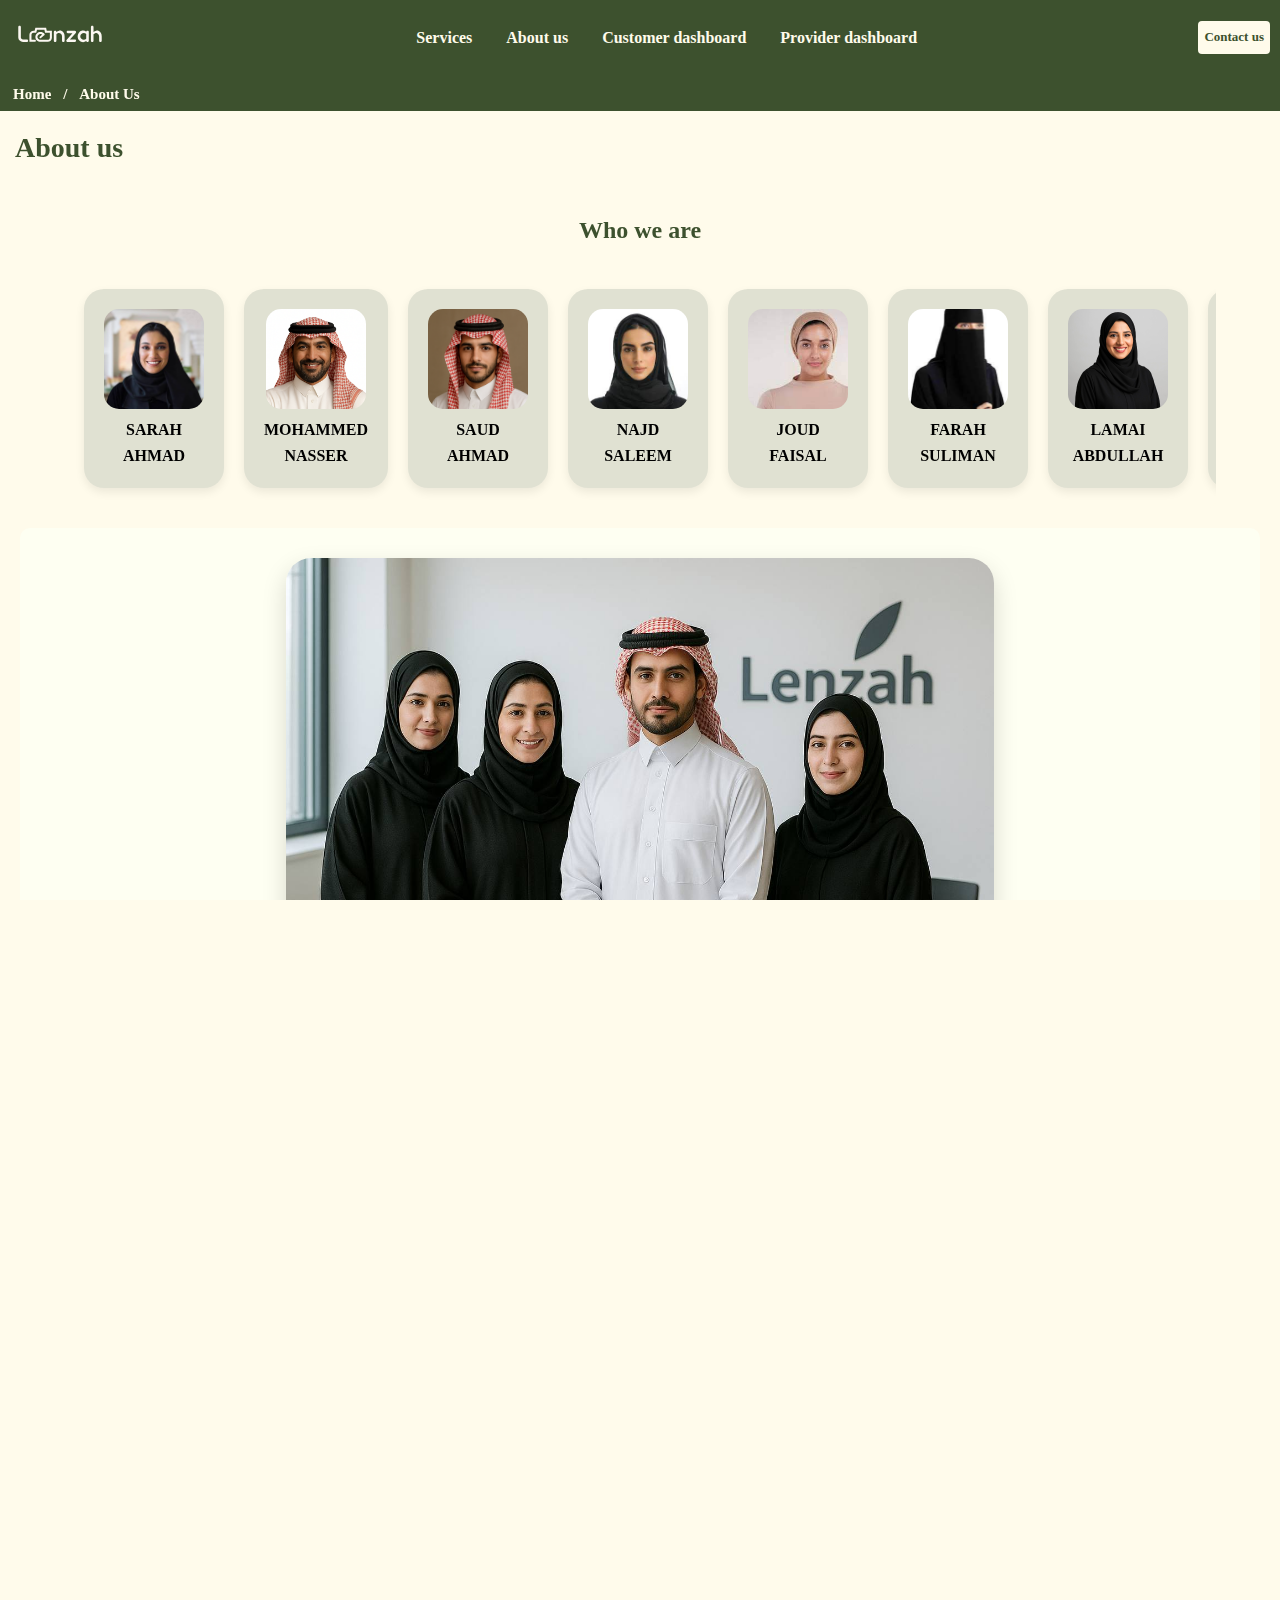
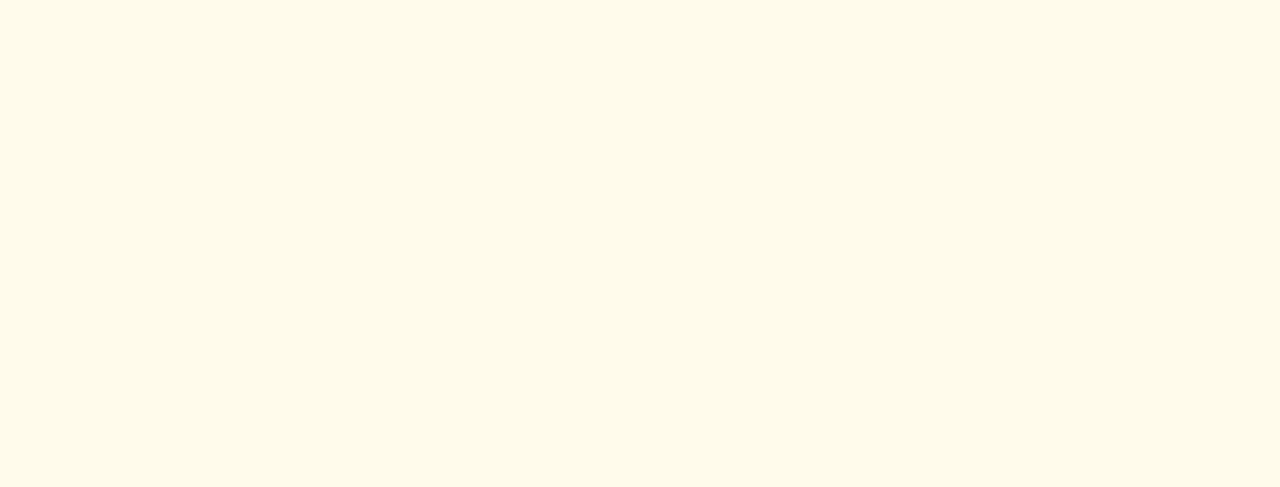
<file: About-Us.html>
<!DOCTYPE html>
<html lang="en">
<head>
  <meta charset="UTF-8"  name="viewport" content="width=device-width, initial-scale=1.0">
   <link rel="stylesheet" href="style.css"><!-- to link with css-->
  <title>About us</title>


</head>
<body class="aboutpage">

    <header>
    <div id=" logoC" class="logo"><a href="index.html"  ><img src="images/logo/Lenzah logo.svg" alt="logo"  ></a></div>
    <nav class="navBar">
      <ul class="navLinks" id="navLinks" >
      <li><a href="ServicesPage.html">Services</a></li>
      <li><a href="About-Us.html">About us</a></li>
      <li><a href="CustomerDashboard.html">Customer dashboard</a></li>
      <li><a href="Provider's_Dashboard.html">Provider dashboard</a></li>
    </ul>
  </nav>
    <a href="mailto:someone@example.com" class="contact-icon">Contact us</a>
  </header>

 <nav>

    <ul class="breadcrumb">
  <li><a href="index.html">Home</a></li>
  <li><a href="About-Us.html">About Us</a></li>
</ul>
  </nav>

  <h1 id="About">About us</h1>

  
  <h2 id="about2">Who we are</h2>
  <div class="team">
    <div>
      <img src="images/staff/n1.jpg" alt="Member 1">
      <p><a  href="sara.html" >SARAH AHMAD</a></p>
    </div>
    <div>
      <img src="images/staff/راشد.png" alt="Member 2">
      <p><a  href="mohammed.html" >MOHAMMED NASSER</a></p>
    </div>
    <div>
      <img src="images/staff/saud.png" alt="Member 3">
      <p><a  href="saud.html" >SAUD AHMAD</a></p>
    </div>
    <div>
      <img src="images/staff/n3.jpg" alt="Member 4">
      <p><a  href="sara.html" >NAJD SALEEM </a></p>
    </div>
    <div>
      <img src="images/staff/n4.jpg" alt="Member 5">
      <p><a  href="sara.html" >JOUD FAISAL</a></p>
    </div>
    <div>
      <img src="images/staff/n6.jpg" alt="Member 6">
      <p><a  href="sara.html" >FARAH SULIMAN</a></p>
    </div>


<div>
      <img src="images/staff/newwomen.jpg" alt="Member 7">
      <p><a  href="sara.html" >LAMAI ABDULLAH</a></p>
    </div>

  <div>
      <img src="images/staff/women2.jpeg" alt="Member 8">
      <p><a  href="sara.html" >JOUD KAREEM</a></p>
    </div>


  </div>

  <div class="lenzah">

  <img  src="images/staff/lenzah.jpg"  alt="member team" class="photo-team">
   <div id="word">
<p>
  Our team is not just a group of employees — they are creative minds who turn passion into breathtaking art.
If you see that spark in yourself, join us and become part of a team that inspires excellence!
</p>

   </div>
  


  </div>


<div class="moving-bar">
  <div class="moving-text">
    Welcome to our Lenzah team – Where every moment becomes a timeless memory ✦ Creative Photography ✦ Inspired by real emotions ✦
  </div>
</div>



  <form action="About-Us.html" method="post" enctype="multipart/form-data" id="own" >
    <h2 id="join">Join our team!</h2>
  
    <div class="row">
      <div>
        <label for="name">Name:</label>
        <input class="aboutus-input" type="text" name="name"  maxlength="20"  id="name" >
      </div>
      <div>
        <label for="photo">Photo:</label>
        <input class="aboutus-input" type="file" name="photo" id="photo" >
      </div>
    </div>
  
    <div class="row">
      <div>
        <label for="date">Date of birth:</label>
        <input class="aboutus-input" type="date" name="date" id="date"  >
      </div>
      <div>
        <label for="email">Email:</label>
        <input class="aboutus-input" type="email" name="email"  maxlength="20" id="email" >
      </div>
    </div>
  
    <div class="row">
      <div>
        <label for="area">Area of expertise:</label>
        <input class="aboutus-input" type="text" name="area"  maxlength="50" id="area" >
      </div>
      <div>
        <label for="skill">Skills:</label>
        <input class="aboutus-input" type="text" name="skill"  maxlength="50" id="skill" >
      </div>
    </div>
  
    <div class="row">
      <div>
        <label for="edu">Education:</label>
        <input class="aboutus-input" type="text" name="edu"  maxlength="50" id="edu" >
      </div>
      <div>
        <label for="text">Message:</label>
        <textarea class="aboutus-textarea" cols="4" rows="4" id="text" ></textarea>
      </div> 
    </div>
  
    <button class="aboutus-button" type="submit">Submit</button>
  </form>
    




  <!-- Footer -->
  <footer>
    <div class="footer-left">
      <div class="logo">LENZAH</div>
      <p>To capture the fleeting beauty of life’s moments — transforming emotions into timeless art that inspires, connects, and tells your story...</p>
      <p>&copy; Copyright 2025</p>
    </div>
    <div class="footer-right">
      <h4>Contact us</h4>
      <p ><img src="images/icons/insta icon.png" alt="Instagram" >Lenzah (Instagram)</p>
      <p ><img src="images/icons/email.png" alt="email"> Lenzah@website.com</p>
      <p ><img src="images/icons/phone.png" alt="phone number" >+966000000000</p>
    </div>
  </footer>



<script src="JV.js"> </script>

</body>
</html>
</file>
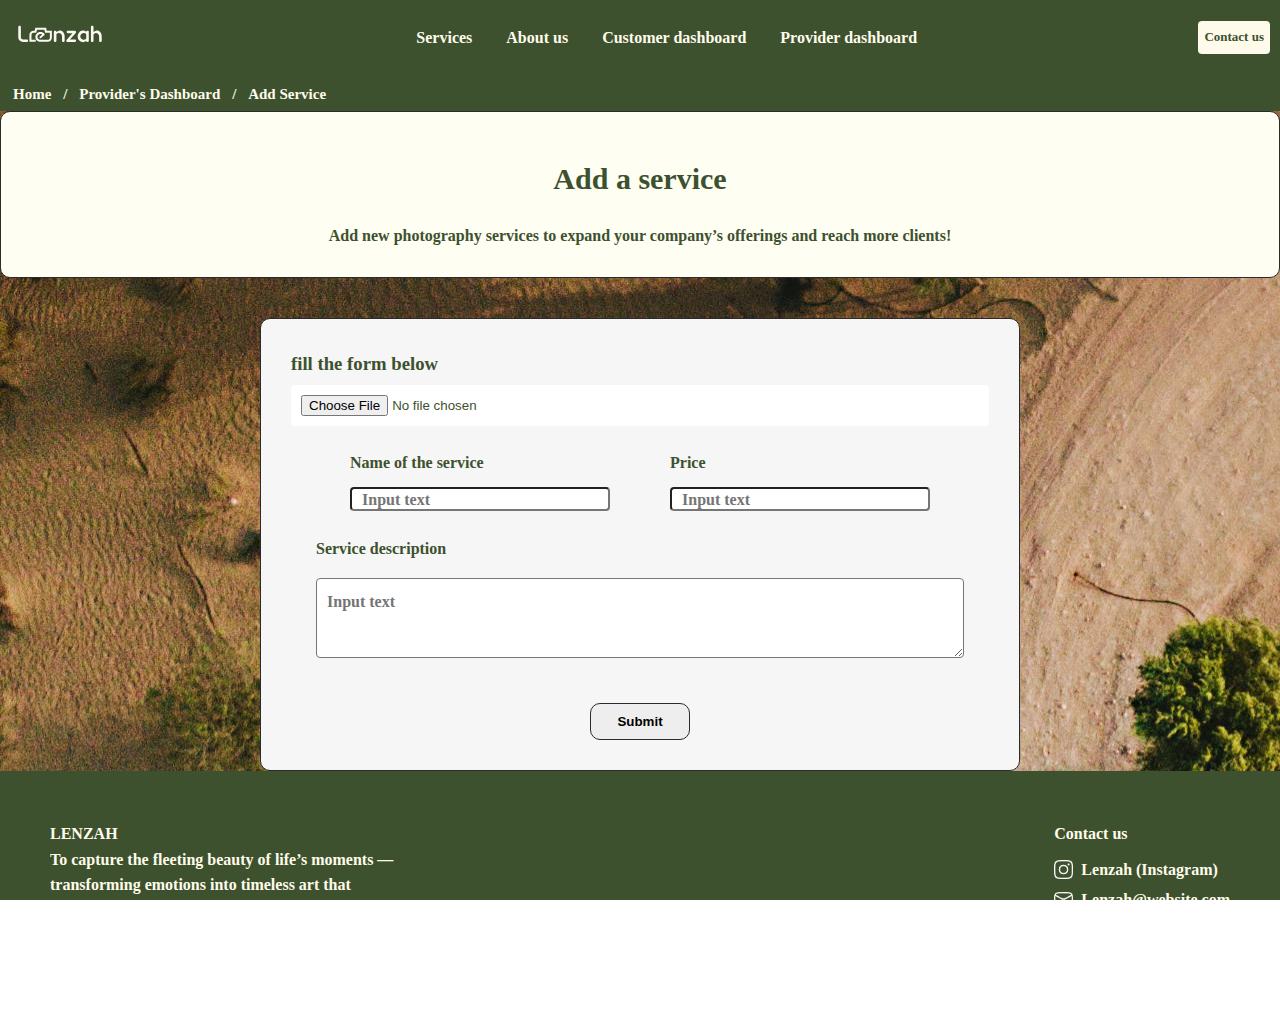
<file: Add_Service.html>
<!DOCTYPE html>
<html lang="en">
<head>
  <meta charset="utf-8" >
  <meta name="viewport" content="width=device-width, initial-scale=1" >
  <script src="JV.js"></script>
  <title>Add a service</title>
   <link rel="stylesheet" href="style.css"><!-- to link with css-->

 
</head>

<body>
 <header>
    <div id=" logoC" class="logo"><a href="index.html"  ><img src="images/logo/Lenzah logo.svg" alt="logo"  ></a></div>
    <nav class="navBar">
      <ul class="navLinks" id="navLinks" >
      <li><a href="ServicesPage.html">Services</a></li>
      <li><a href="About-Us.html">About us</a></li>
      <li><a href="CustomerDashboard.html">Customer dashboard</a></li>
      <li><a href="Provider's_Dashboard.html">Provider dashboard</a></li>
    </ul>
  </nav>
    <a href="mailto:someone@example.com" class="contact-icon">Contact us</a>
  </header>

       <nav>

    <ul class="breadcrumb">
  <li><a href="index.html">Home</a></li>
  <li><a href="Provider's_Dashboard.html">Provider's Dashboard</a></li>
  <li><a href="Add_Service.html">Add Service</a></li>
</ul>

  </nav>

<main id="addService-main">

  <!-- Section 1 -->
  <section class="hero">
    <h1>Add a service</h1>
    <p>
      Add new photography services to expand your company’s offerings and reach more clients!
    </p>
  </section>



  <!-- Section 2: the form -->


  <section class="panel">
    <h3>fill the form below</h3>

    <form action="Add_Service.html" method="post" >
      <div class="file-row">
        <input id="servPhoto" type="file" name="photo" >
      </div>



<div class="form-row">
  <div class="field">
    <label for="serviceName">Name of the service</label>
    <input id="serviceName" name="serviceName" type="text" placeholder="Input text" required>
  </div>

  <div class="field">
    <label for="price">Price</label>
    <input id="price" name="price" type="text" step="0.01" placeholder="Input text" required>
  </div>
</div>




      <div class="description">
        <label  class="section-title" style="text-align:left;">Service description</label>
        <textarea id="desc" name="description" placeholder="Input text"></textarea>
      </div>

      <div class="submit-row">
        <button type="button" class="btn" onclick="addService()"> Submit</button>
      </div>
    </form>
  </section>
</main>
    <!-- Footer -->
 <!-- Footer -->
  <footer>
    <div class="footer-left">
      <div class="logo">LENZAH</div>
      <p>To capture the fleeting beauty of life’s moments — transforming emotions into timeless art that inspires, connects, and tells your story...</p>
      <p>&copy; Copyright 2025</p>
    </div>
    <div class="footer-right">
      <h4>Contact us</h4>
      <p ><img src="images/icons/insta icon.png" alt="Instagram" >Lenzah (Instagram)</p>
      <p ><img src="images/icons/email.png" alt="email"> Lenzah@website.com</p>
      <p ><img src="images/icons/phone.png" alt="phone number" >+966000000000</p>
    </div>
  </footer>



</body>
</html>
</file>
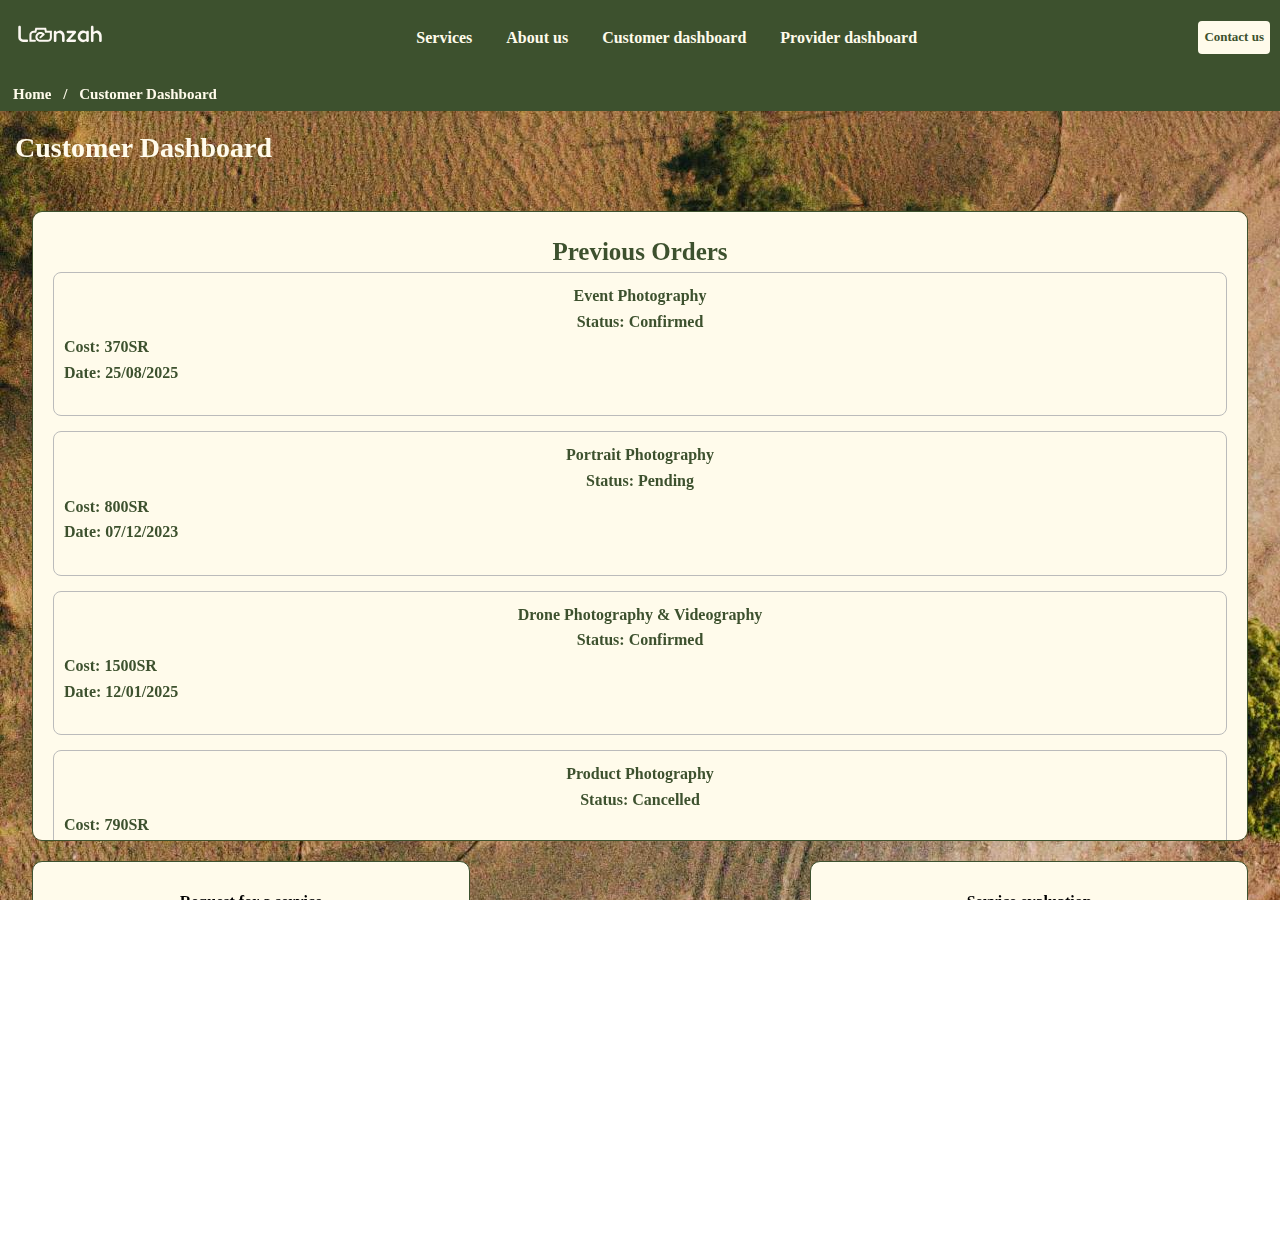
<file: CustomerDashboard.html>
<!DOCTYPE html> <!-- to declare this file is html-->
<html lang="en">
    <head>
      <meta charset="UTF-8">
        <title>Customer Dashboard</title> <!-- the title-->
        <link rel="stylesheet" href="style.css"><!-- to link with css-->
    </head>

    <body>
 <!-- Header -->
  <header>
    <div id=" logoC" class="logo"><a href="index.html"  ><img src="images/logo/Lenzah logo.svg" alt="logo"  ></a></div>
    <nav class="navBar">
      <ul class="navLinks" id="navLinks" >
      <li><a href="ServicesPage.html">Services</a></li>
      <li><a href="About-Us.html">About us</a></li>
      <li><a href="CustomerDashboard.html">Customer dashboard</a></li>
      <li><a href="Provider's_Dashboard.html">Provider dashboard</a></li>
    </ul>
  </nav>
    <a href="mailto:someone@example.com" class="contact-icon">Contact us</a>
  </header>

   <nav>

    <ul class="breadcrumb">
  <li><a href="index.html">Home</a></li>
  <li><a href="CustomerDashboard.html">Customer Dashboard</a></li>
</ul>
  </nav>

<main id="CustomerDashboard"> 

<h1> Customer Dashboard</h1> <!--the heading of page-->
  
<div class="orders-container"><!-- The container of the previous orders-->
    <h3> Previous Orders</h3> <!--heading of previous orders container-->
    
<div class="order"> <!--div for each order-->
<h4 class ="service-name">Event Photography </h4>
<p class="status">Status: Confirmed</p>
<p class="cost">Cost: 370SR</p>
<p class="date">Date: 25/08/2025</p>
</div>


<div class="order">  <!--div for each order-->
<h4 class ="service-name">Portrait Photography </h4>
<p class="status">Status: Pending</p>
<p class="cost">Cost: 800SR</p>
<p class="date">Date: 07/12/2023</p>
</div>


<div class="order"> <!--div for each order-->
<h4 class ="service-name">Drone Photography & Videography </h4>
<p class="status">Status: Confirmed</p>
<p class="cost">Cost: 1500SR</p>
<p class="date">Date: 12/01/2025</p>
</div>



<div class="order"> <!--div for each order  -->
<h4 class ="service-name">Product Photography </h4>
<p class="status">Status: Cancelled</p>
<p class="cost">Cost: 790SR</p>
<p class="date">Date: 14/02/2025</p>
</div>


<div class="order"> <!--div for each order  -->
<h4 class ="service-name">Photography Courses & Workshops </h4>
<p class="status">Status: Cancelled</p>
<p class="cost">Cost: 2400SR</p>
<p class="date">Date: 24/10/2025</p>
</div>
</div>



<div class ="buttons-area"> <!--div container for the buttons  -->

<div class="request-service-link"> <!--div for the links  to help with css styling-->
<a  href="RequestForService.html">Request for a service</a>
</div>

<div class="service-evaluation-link"><!--div for the links to help with css styling  -->
<a href="ServiceEvaluationPage.html">Service evaluation</a>
</div>

</div>




</main>
 <!-- Footer -->
  <footer>
    <div class="footer-left">
      <div class="logo">LENZAH</div>
      <p>To capture the fleeting beauty of life’s moments — transforming emotions into timeless art that inspires, connects, and tells your story...</p>
      <p>&copy; Copyright 2025</p>
    </div>
    <div class="footer-right">
      <h4>Contact us</h4>
      <p ><img src="images/icons/insta icon.png" alt="Instagram" >Lenzah (Instagram)</p>
      <p ><img src="images/icons/email.png" alt="email"> Lenzah@website.com</p>
      <p ><img src="images/icons/phone.png" alt="phone number" >+966000000000</p>
    </div>
  </footer>
    </body>



</html>
</file>
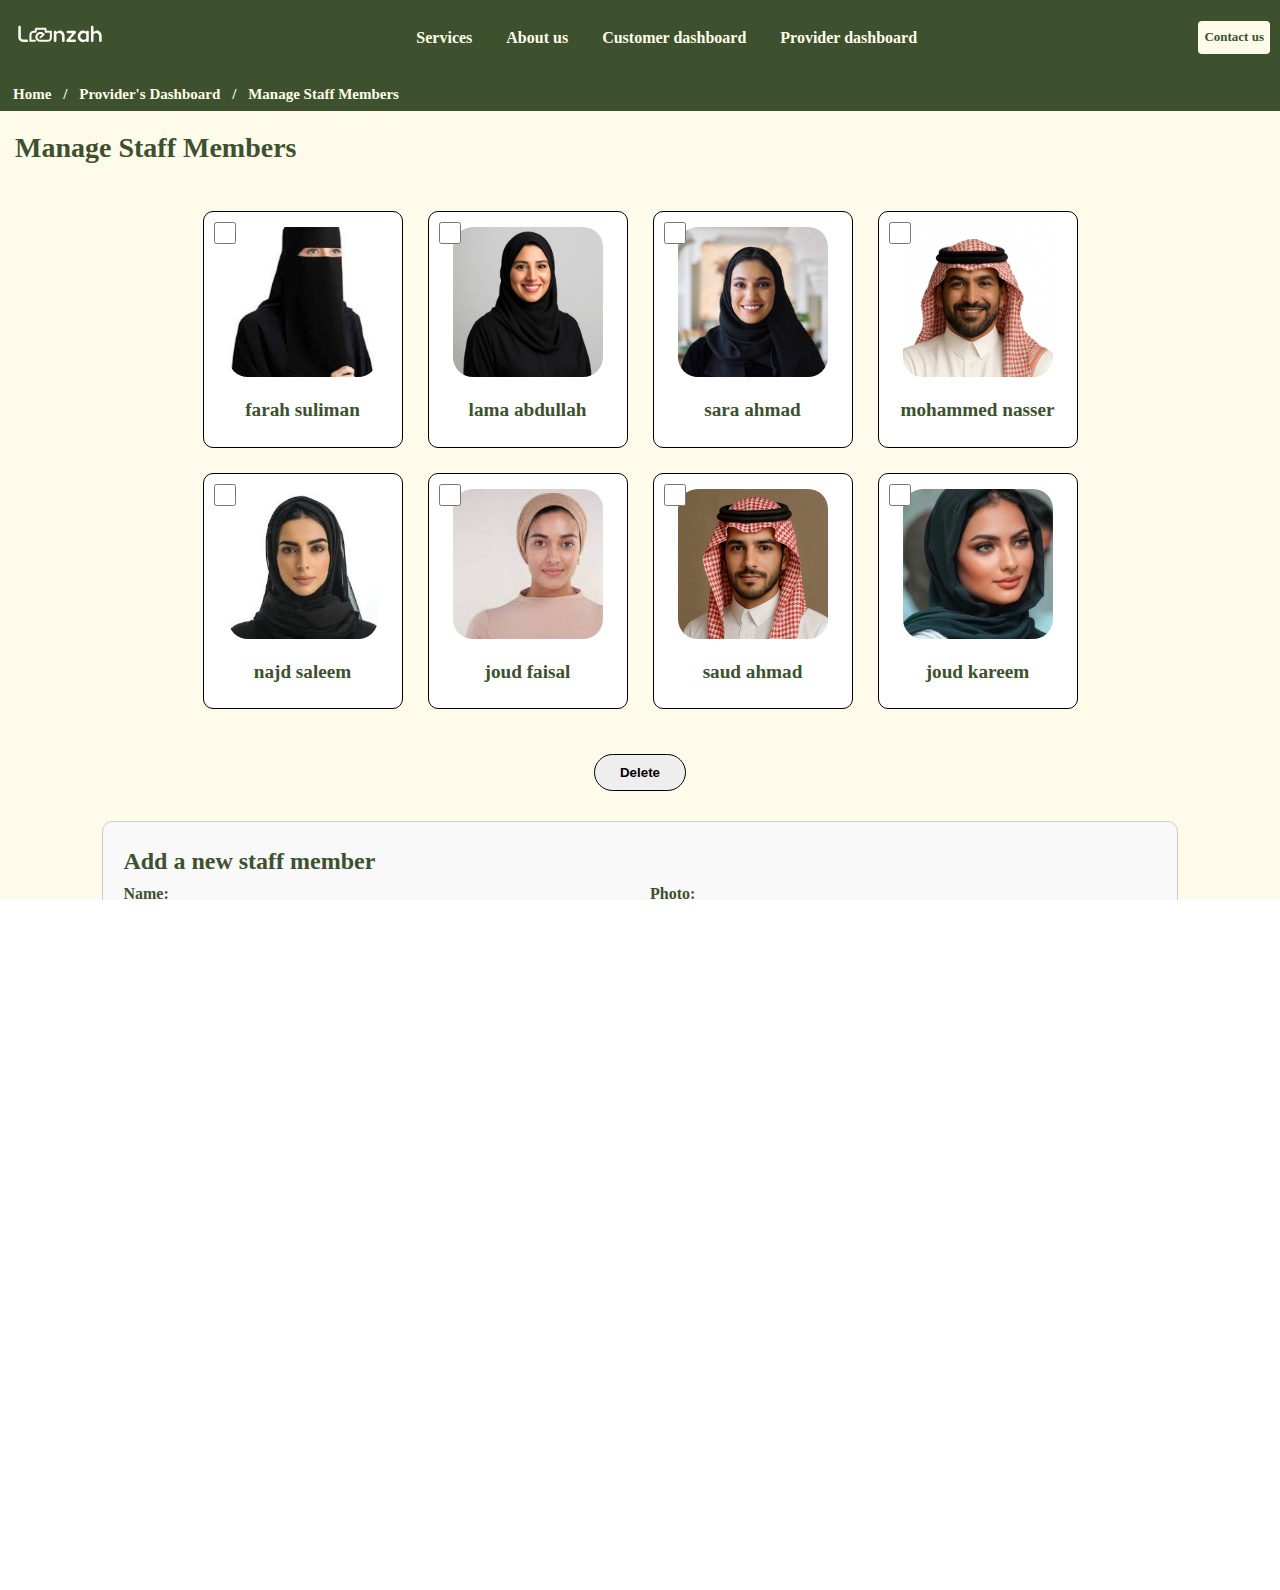
<file: Manage_Staff_Mamber.html>
<!DOCTYPE html>
<html lang="en">
    <head>
       <meta charset="UTF-8">
        <script src="JV.js"></script>
        <title>Manage Staff Members </title>
        <link rel="stylesheet" href="style.css"><!-- to link with css-->

 
   </head>

<body>

   <!-- Header -->
  <header>
    <div id=" logoC" class="logo"><a href="index.html"  ><img src="images/logo/Lenzah logo.svg" alt="logo"  ></a></div>
    <nav class="navBar">
      <ul class="navLinks" id="navLinks" >
      <li><a href="ServicesPage.html">Services</a></li>
      <li><a href="About-Us.html">About us</a></li>
      <li><a href="CustomerDashboard.html">Customer dashboard</a></li>
      <li><a href="Provider's_Dashboard.html">Provider dashboard</a></li>
    </ul>
  </nav>
   <a href="mailto:someone@example.com" class="contact-icon">Contact us</a>
  </header>

       <nav>

    <ul class="breadcrumb">
  <li><a href="index.html">Home</a></li>
  <li><a href="Provider's_Dashboard.html">Provider's Dashboard</a></li>
  <li><a href="Manage_Staff_Mamber.html">Manage Staff Members</a></li>
</ul>

  </nav>
<main id="MSM">
    <h1>Manage Staff Members</h1>


<div class="pp">


  <form class="first" action="Manage_Staff_Mamber.html" method="post" enctype="multipart/form-data">
    <div class="grid">
      <div class="member">
        <label>
          <input type="checkbox" name="staff" value="1">
          <img src="images/staff/n6.jpg" alt="Staff 1">
          <span>farah suliman</span>
        </label>
      </div>

      <div class="member">
        <label>
          <input type="checkbox" name="staff" value="2">
          <img src="images/staff/newwomen.jpg" alt="Staff 2">
          <span>lama abdullah</span>
        </label>
      </div>

      <div class="member">
        <label>
          <input type="checkbox" name="staff" value="3">
          <img src="images/staff/n1.jpg" alt="Staff 3">
          <span>sara ahmad</span>
        </label>
      </div>

      <div class="member">
        <label>
          <input type="checkbox" name="staff" value="4">
          <img src="images/staff/راشد.png" alt="Staff 4">
          <span>mohammed nasser</span>
        </label>
      </div>

      <div class="member">
        <label>
          <input type="checkbox" name="staff" value="5">
          <img src="images/staff/n3.jpg" alt="Staff 5">
          <span>najd saleem</span>
        </label>
      </div>

      <div class="member">
        <label>
          <input type="checkbox" name="staff" value="6">
          <img src="images/staff/n4.jpg" alt="Staff 6">
          <span>joud faisal</span>
        </label>
      </div>

      <div class="member">
        <label>
          <input type="checkbox" name="staff" value="7">
          <img src="images/staff/saud.png" alt="Staff 7">
          <span>saud ahmad</span>
        </label>
      </div>

      <div class="member">
        <label>
          <input type="checkbox" name="staff" value="8">
          <img src= "images/staff/women2.jpeg" alt="Staff 8">
          <span>joud kareem</span>
        </label>
      </div>
    </div>

    <button type="button" class="delete-btn" onclick="deleteStaff()">Delete</button>
  </form>
</div>



<!-- form-->




  <form class="second" action="Manage_Staff_Mamber.html"  method="post" enctype="multipart/form-data">
    <h2>Add a new staff member</h2>
  
    <div class="row">
      <div>
        <label class="labelSecond">Name:</label>
        <input class="formInput" type="text" id="WName">
      </div>
      <div>
        <label class="labelSecond">Photo:</label>
        <input class="formInput" type="file" id="WPhoto">
      </div>
    </div>
  
    <div class="row">
      <div>
        <label class="labelSecond">Date of birth:</label>
        <input class="formInput" type="date" id="WDob">
      </div>
      <div>
        <label class="labelSecond">Email:</label>
        <input class="formInput" type="email" id="WEmail">
      </div>
    </div>
  
    <div class="row">
      <div>
        <label class="labelSecond">Area of expertise:</label>
        <input class="formInput" type="text" id="WArea">
      </div>
      <div>
        <label class="labelSecond">Skills:</label>
        <input class="formInput" type="text" id="WSkills">
      </div>
    </div>
  
    <div class="row">
      <div>
        <label class="labelSecond">Education:</label>
        <input class="formInput" type="text" id="WEdu">
      </div>
      
    </div>
  
    <button class="add" type="button" onclick="addStaff()">Add</button>
  </form>
    </main>
  <!-- Footer -->
  <footer>
    <div class="footer-left">
      <div class="logo">LENZAH</div>
      <p>To capture the fleeting beauty of life’s moments — transforming emotions into timeless art that inspires, connects, and tells your story...</p>
      <p>&copy; Copyright 2025</p>
    </div>
    <div class="footer-right">
      <h4>Contact us</h4>
      <p ><img src="images/icons/insta icon.png" alt="Instagram" >Lenzah (Instagram)</p>
      <p ><img src="images/icons/email.png" alt="email"> Lenzah@website.com</p>
      <p ><img src="images/icons/phone.png" alt="phone number" >+966000000000</p>
    </div>
  </footer>



</body>
</html>
</file>
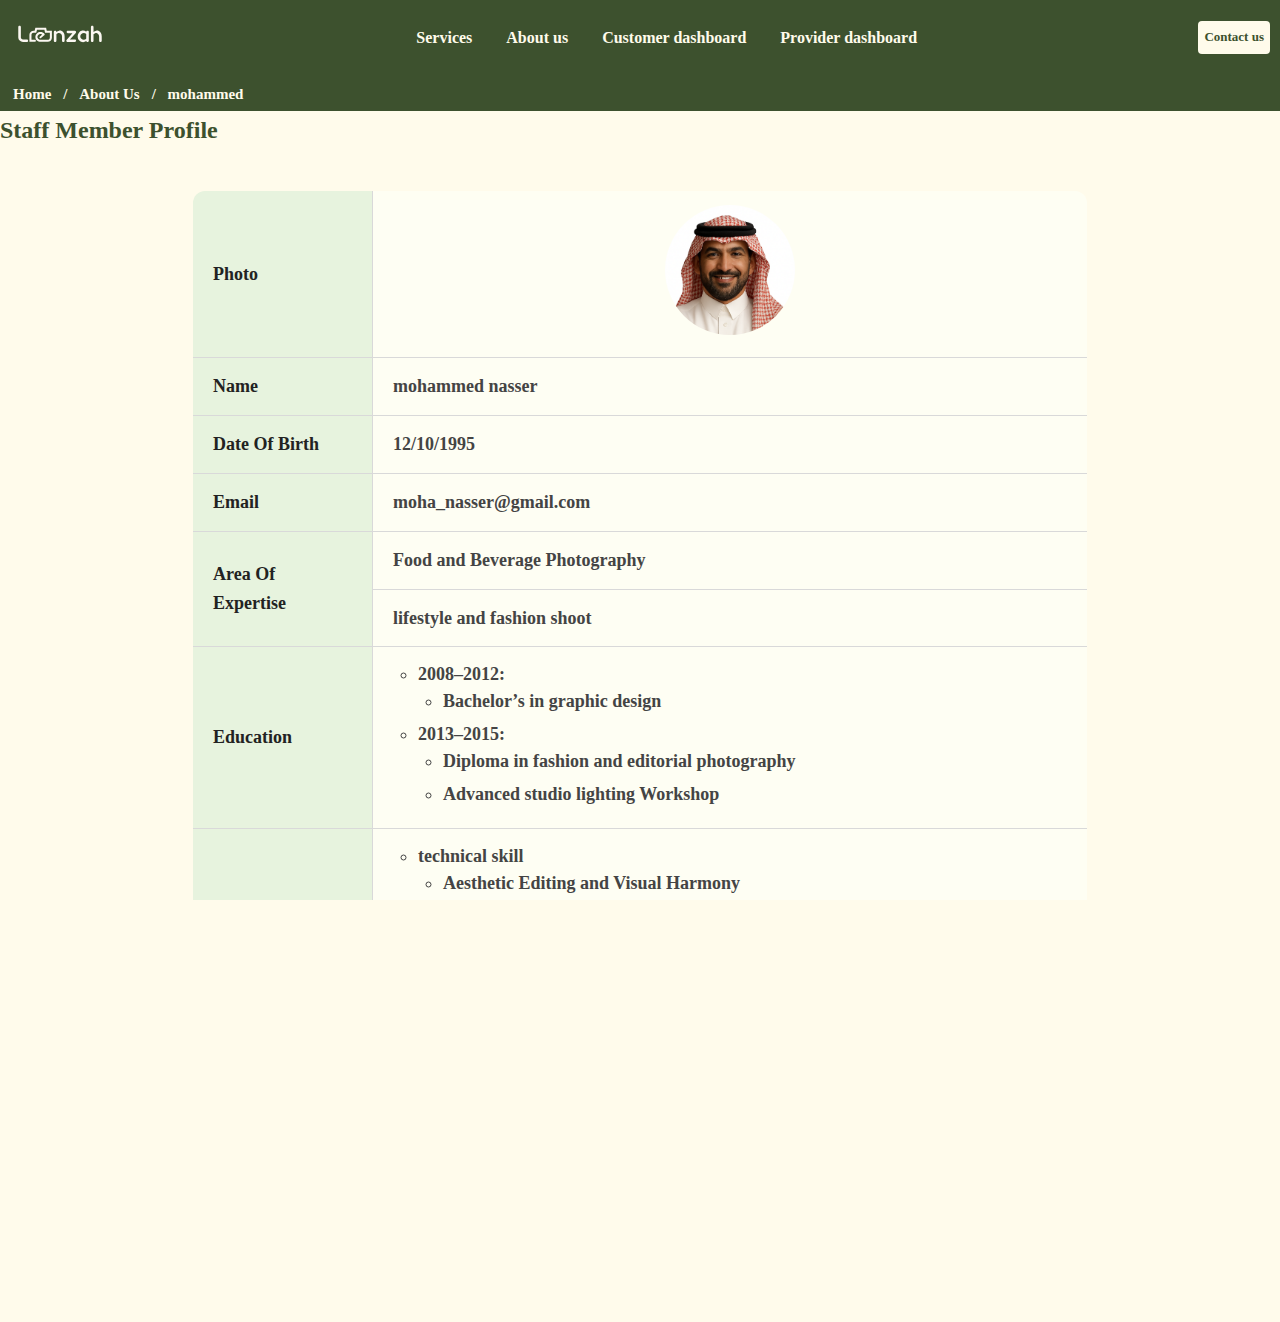
<file: mohammed.html>
<!DOCTYPE html>
<html lang="en">
<head>
  <meta charset="UTF-8">
  <link rel="stylesheet" href="style.css">
  <title>mohammed Profile</title>
</head>
<body class="mpage">

      <!-- Header -->
  <header>
    <div id=" logoC" class="logo"><a href="index.html"  ><img src="images/logo/Lenzah logo.svg" alt="logo"  ></a></div>
    <nav class="navBar">
      <ul class="navLinks" id="navLinks" >
      <li><a href="ServicesPage.html">Services</a></li>
      <li><a href="About-Us.html">About us</a></li>
      <li><a href="CustomerDashboard.html">Customer dashboard</a></li>
      <li><a href="Provider's_Dashboard.html">Provider dashboard</a></li>
    </ul>
  </nav>
    <a href="mailto:someone@example.com" class="contact-icon">Contact us</a>
  </header>

     <nav>

    <ul class="breadcrumb">
  <li><a href="index.html">Home</a></li>
  <li><a href="About-Us.html">About Us</a></li>
  <li><a href="mohammed.html">mohammed</a></li>
</ul>
  </nav>

  <h2 class="table">Staff Member Profile</h2>

  <table >
    
    <tr>

      <th class="title">Photo</th>
      
      <td colspan="3"> <div class="photo-box"><img src="images/staff/راشد.png" alt="Staff Photo" > </div></td> 
    </tr>

    
    <tr>
      <th >Name</th>
      <td colspan="3" >mohammed nasser</td>
    </tr>

   
    <tr>
      <th >Date of Birth</th>
      <td colspan="3" >12/10/1995</td>
    </tr>

    
    <tr>
      <th >Email</th>
      <td colspan="3" >moha_nasser@gmail.com</td>
    </tr>

    
    <tr>
      <th rowspan="2" >Area of Expertise</th>
      <td colspan="3" >Food and Beverage Photography</td>
      
    </tr>
    <tr>
      <td colspan="3" >lifestyle and fashion shoot</td>
    </tr> 

    
    <tr>
      <th>Education</th>
      <td colspan="3">
        <ul class="list" >
          <li>2008–2012:
            <ul class="list" >
              <li>Bachelor’s in graphic design</li>
              </ul>
          </li>
          <li>2013–2015:
            <ul class="list" >
              <li>Diploma in fashion and editorial photography</li>
              <li>Advanced studio lighting Workshop</li>
            </ul>
          </li>
        </ul>
      </td>
    </tr>

    
    <tr>
      <th >Skills</th>
      <td colspan="3">
        <ul class="list" >
          <li>technical skill
            <ul class="list" >
              <li>Aesthetic Editing and Visual Harmony</li>
              <li>mood and lighting design</li>
              
            </ul>
          </li>
          <li>personal skills
            <ul class="list" >
              <li>Time management and meeting deadlines</li>
              <li>Strong Sense of Creativity and Adaptability</li>
            </ul>
          </li>
        </ul>
      </td>
    </tr>
  </table>

   <!-- Footer -->
  <footer>
    <div class="footer-left">
      <div class="logo">LENZAH</div>
      <p>To capture the fleeting beauty of life’s moments — transforming emotions into timeless art that inspires, connects, and tells your story...</p>
      <p>&copy; Copyright 2025</p>
    </div>
    <div class="footer-right">
      <h4>Contact us</h4>
      <p ><img src="images/icons/insta icon.png" alt="Instagram" >Lenzah (Instagram)</p>
      <p ><img src="images/icons/email.png" alt="email"> Lenzah@website.com</p>
      <p ><img src="images/icons/phone.png" alt="phone number" >+966000000000</p>
    </div>
  </footer>

</body>
</html>
</file>
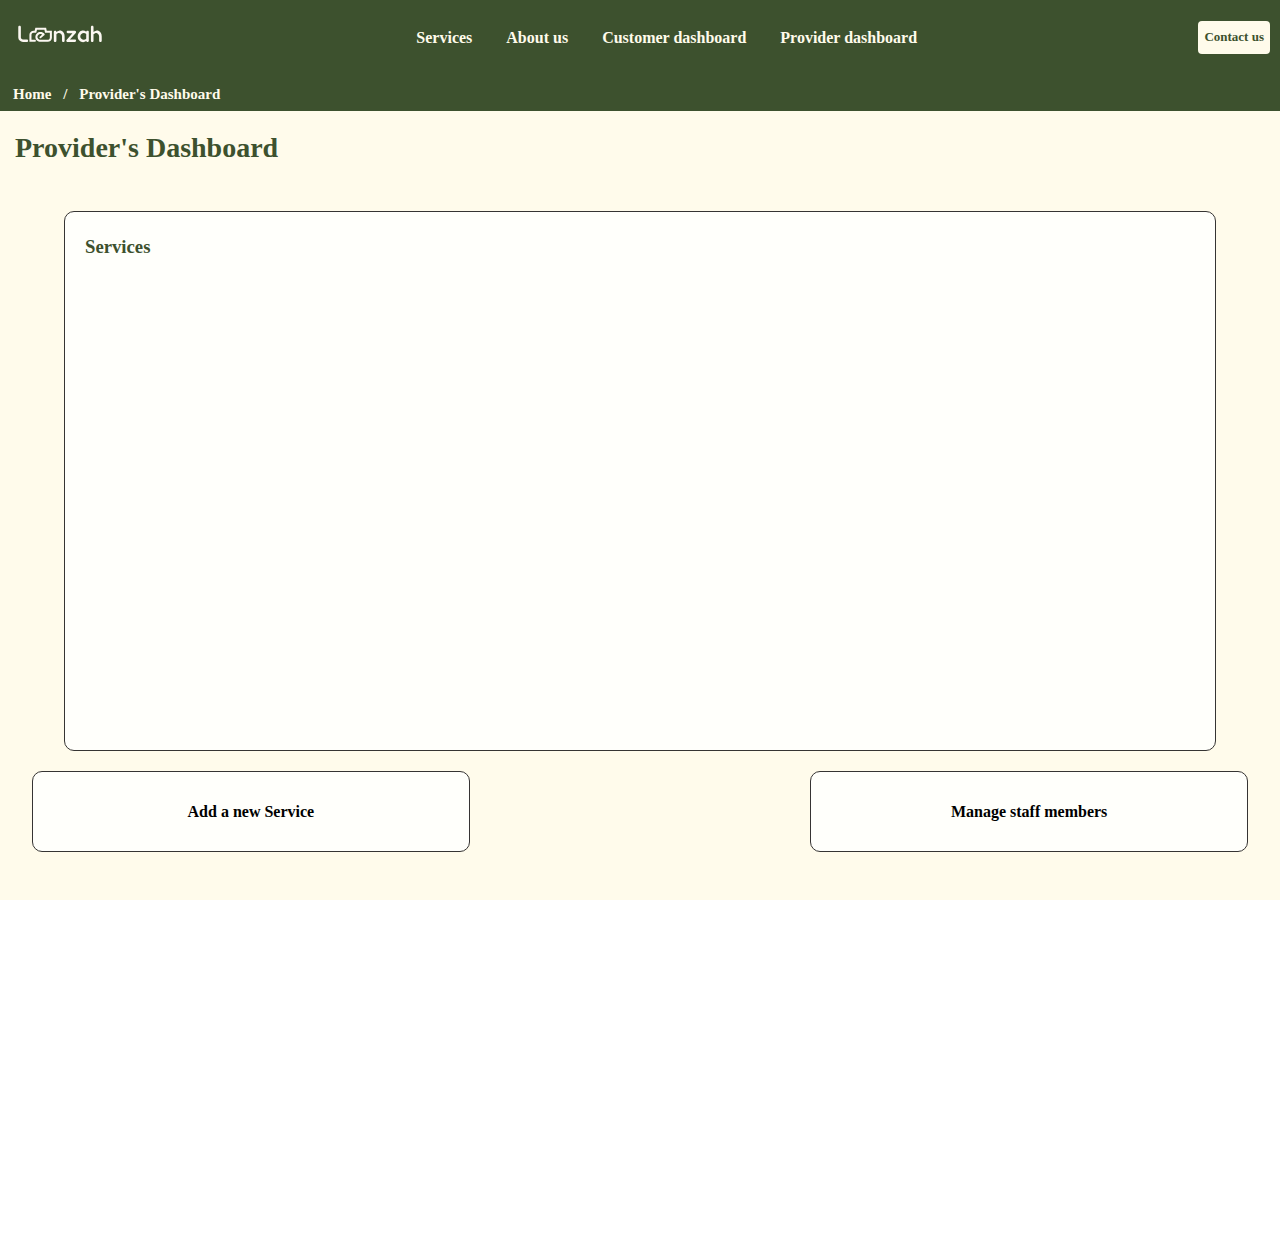
<file: Provider's_Dashboard.html>
<!DOCTYPE html>
<html lang="en">
    <head>
      <meta charset="UTF-8">
       <script src="JV.js"></script>
      <title>Provider's Dashboard</title>
      <link rel="stylesheet" href="style.css"><!-- to link with css-->
    </head>

    <body>
<!-- Header -->
  <header>
    <div id=" logoC" class="logo"><a href="index.html"  ><img src="images/logo/Lenzah logo.svg" alt="logo"  ></a></div>
    <nav class="navBar">
      <ul class="navLinks" id="navLinks" >
      <li><a href="ServicesPage.html">Services</a></li>
      <li><a href="About-Us.html">About us</a></li>
      <li><a href="CustomerDashboard.html">Customer dashboard</a></li>
      <li><a href="Provider's_Dashboard.html">Provider dashboard</a></li>
    </ul>
  </nav>
   <a href="mailto:someone@example.com" class="contact-icon">Contact us</a>
  </header>

     <nav>

    <ul class="breadcrumb">
  <li><a href="index.html">Home</a></li>
  <li><a href="Provider's_Dashboard.html">Provider's Dashboard</a></li>
</ul>
  </nav>

<main id="PD-main">

<h1>Provider's Dashboard </h1>

<div class="services-container">
<h3 >Services</h3>
<div id="serviceList"></div>




<!--<div class="service">
  <div class="service-container">
    <img src="images/arabsstock_226504_large_93.jpg" alt="Event Photography">
    <h4>Event Photography</h4> 
    </div>
</div>

<div class="service">
    <div class="service-container">
    <img src="images/6.jpg" alt="Portrait Photography">
    <h4>Portrait Photography</h4> 
    </div>
</div>

<div class="service">
<div class="service-container">
    <img src="images/arabsstock_51246_large.jpg" alt="Drone Photography">
    <h4>Drone Photography & Videography</h4> 
    </div>
</div>

<div class="service">
<div class="service-container">
    <img src="images/2.jpg" alt="Product Photography">
    <h4>Product & Commercial Photography</h4> 
    </div>
</div>


<div class="service">
<div class="service-container">
    <img src="images/staff/3.jpg" alt="Corporate Photography">
    <h4>Corporate & Headshot Photography</h4> 
    </div>
</div>



<div class="service">
<div class="service-container">
    <img src="images/5.jpg" alt="Photography Course">
    <h4>Photography Courses & Workshops</h4> 
    </div>
</div>

-->





</div>

<div class ="buttons-area">

<div class="add-a-new-service-link">
<a href="Add_Service.html"> Add a new Service </a>

</div>

<div class="manage-staff-member-link">
<a href="Manage_Staff_Mamber.html"> Manage staff members </a>

</div>

</div>



</main>

 <!-- Footer -->
  <footer>
    <div class="footer-left">
      <div class="logo">LENZAH</div>
      <p>To capture the fleeting beauty of life’s moments — transforming emotions into timeless art that inspires, connects, and tells your story...</p>
      <p>&copy; Copyright 2025</p>
    </div>
    <div class="footer-right">
      <h4>Contact us</h4>
      <p ><img src="images/icons/insta icon.png" alt="Instagram" >Lenzah (Instagram)</p>
      <p ><img src="images/icons/email.png" alt="email"> Lenzah@website.com</p>
      <p ><img src="images/icons/phone.png" alt="phone number" >+966000000000</p>
    </div>
  </footer>

    </body>
</html>
</file>
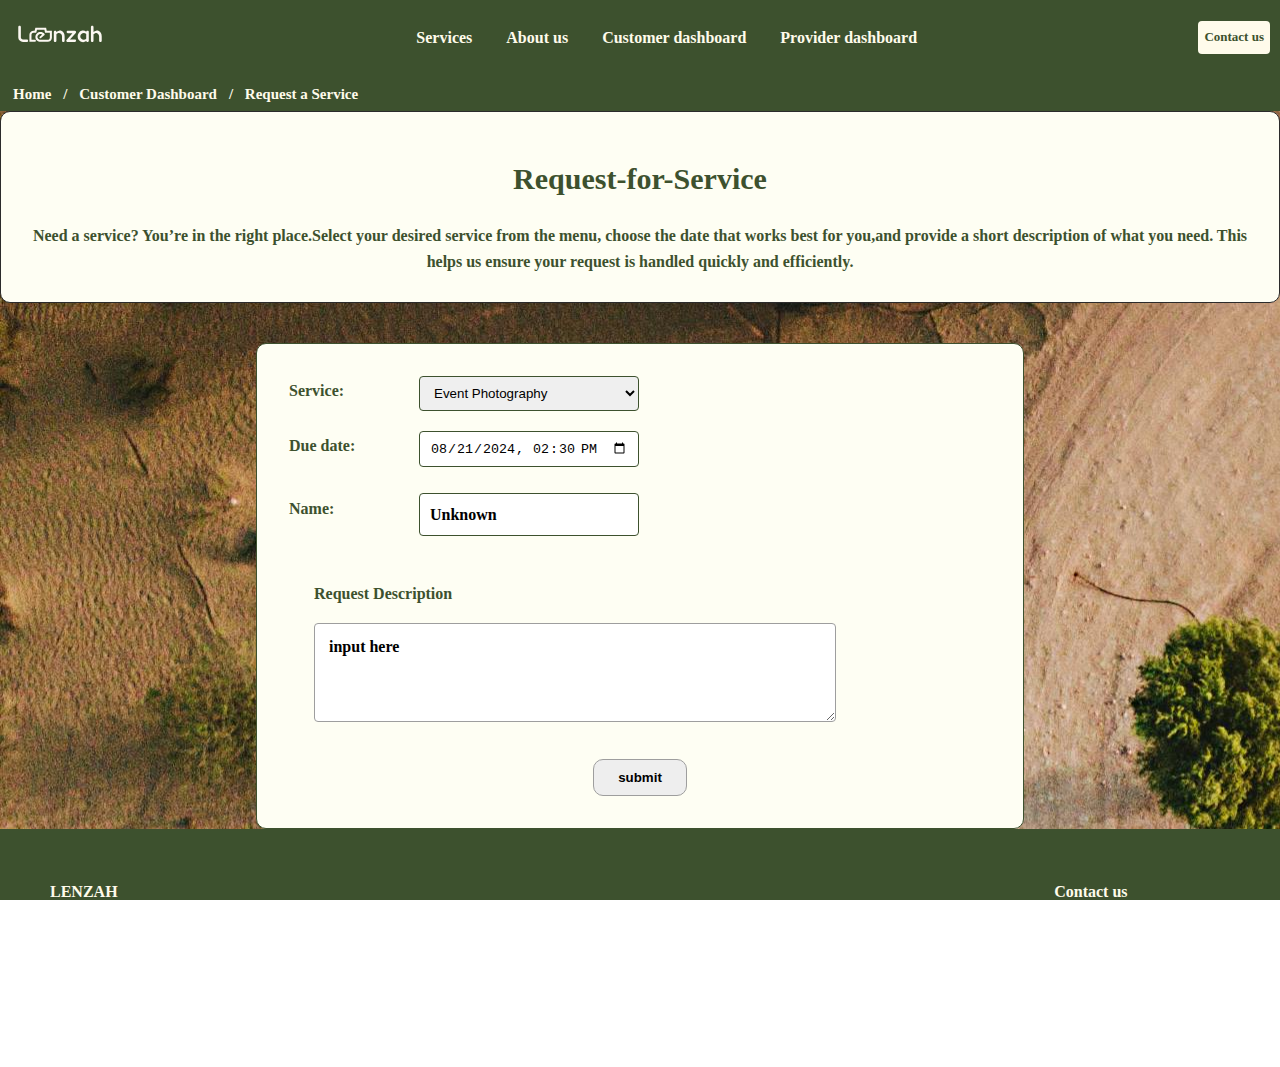
<file: RequestForService.html>
<!DOCTYPE html> <!--to declare the file is html -->
<html lang="en">
<head>
  <meta charset="UTF-8">
    <title>Request for Service</title> <!--title of the page -->
    <link rel="stylesheet" href="style.css"> <!--to link with css -->
</head>
<body>

   <!-- Header -->
  <header>
    <div id=" logoC" class="logo"><a href="index.html"  ><img src="images/logo/Lenzah logo.svg" alt="logo"  ></a></div>
    <nav class="navBar">
      <ul class="navLinks" id="navLinks" >
      <li><a href="ServicesPage.html">Services</a></li>
      <li><a href="About-Us.html">About us</a></li>
      <li><a href="CustomerDashboard.html">Customer dashboard</a></li>
      <li><a href="Provider's_Dashboard.html">Provider dashboard</a></li>
    </ul>
  </nav>
   <a href="mailto:someone@example.com" class="contact-icon">Contact us</a>
  </header>

     <nav>

    <ul class="breadcrumb">
  <li><a href="index.html">Home</a></li>
  <li><a href="CustomerDashboard.html">Customer Dashboard</a></li>
  <li><a href="RequestForService.html">Request a Service</a></li>
</ul>
  </nav>

<main id="RequestService">


<section class="Request-for-Service">
    <h1>Request-for-Service</h1>
    <p>
      Need a service? You’re in the right place.Select your desired service from the menu,
              choose the date that works best for you,and provide a short description of what you need.
              This helps us ensure your request is handled quickly and efficiently.
    </p>
  </section>





<form class="Request-service-form" action="RequestForService.html" method="get">  <!-- form for requesting for service -->

    
<div class="service-inRequstService" >   <!--div  for the drop down menu -->
    <label for="service"> Service:</label> <!--label for the user to know this is service to choose -->
    <select id="service" name=" service"> <!-- the id will be used in js -->
        <option value="Event Photography">Event Photography</option>
         <option value="Portrait Photography">Portrait Photography</option>
         <option value="Drone Photography & videography">Drone Photography & videography</option>
         <option value="Product & Commercial Photography">Product & Commercial Photography </option>
         <option value="Corporate & Headshot Photography">Corporate & Headshot Photography</option>
        <option value="Photography Courses & Workshops">Photography Courses & Workshops</option>

    </select>

    </div>

    <div class="name"> <!--div for the name field  -->
        <label for="name"> Name:</label>
        <input type="text"  id="name"  name="name"  placeholder="input text"  value ="Unknown">
    </div>


    <div class="date"> <!--div for date field -->
        <label for="date"> Due date:</label>
        <input type="datetime-local" id="date" name="date" value="2024-08-21T14:30:00">
    </div>

 
    <div class="description"> <!--div for description -->
        <label> Request Description</label>
        <textarea name="entry" rows="3" cols="80"> input here</textarea>
    </div>

<input id="submit-requestService" type="submit" value="submit"> <!--submitting button -->

</form>



    <h2 id="recent-request">Requests recently added :</h2>
    <div id="requests-inner-container">

    </div>


    

</main>

   <!-- Footer -->
  <footer>
    <div class="footer-left">
      <div class="logo">LENZAH</div>
      <p>To capture the fleeting beauty of life’s moments — transforming emotions into timeless art that inspires, connects, and tells your story...</p>
      <p>&copy; Copyright 2025</p>
    </div>
    <div class="footer-right">
      <h4>Contact us</h4>
      <p ><img src="images/icons/insta icon.png" alt="Instagram" >Lenzah (Instagram)</p>
      <p ><img src="images/icons/email.png" alt="email"> Lenzah@website.com</p>
      <p ><img src="images/icons/phone.png" alt="phone number" >+966000000000</p>
    </div>
  </footer>



  <!-- starting to link the javaScript file -->
   <script src="JV.js"></script>
</body>

</html>
</file>
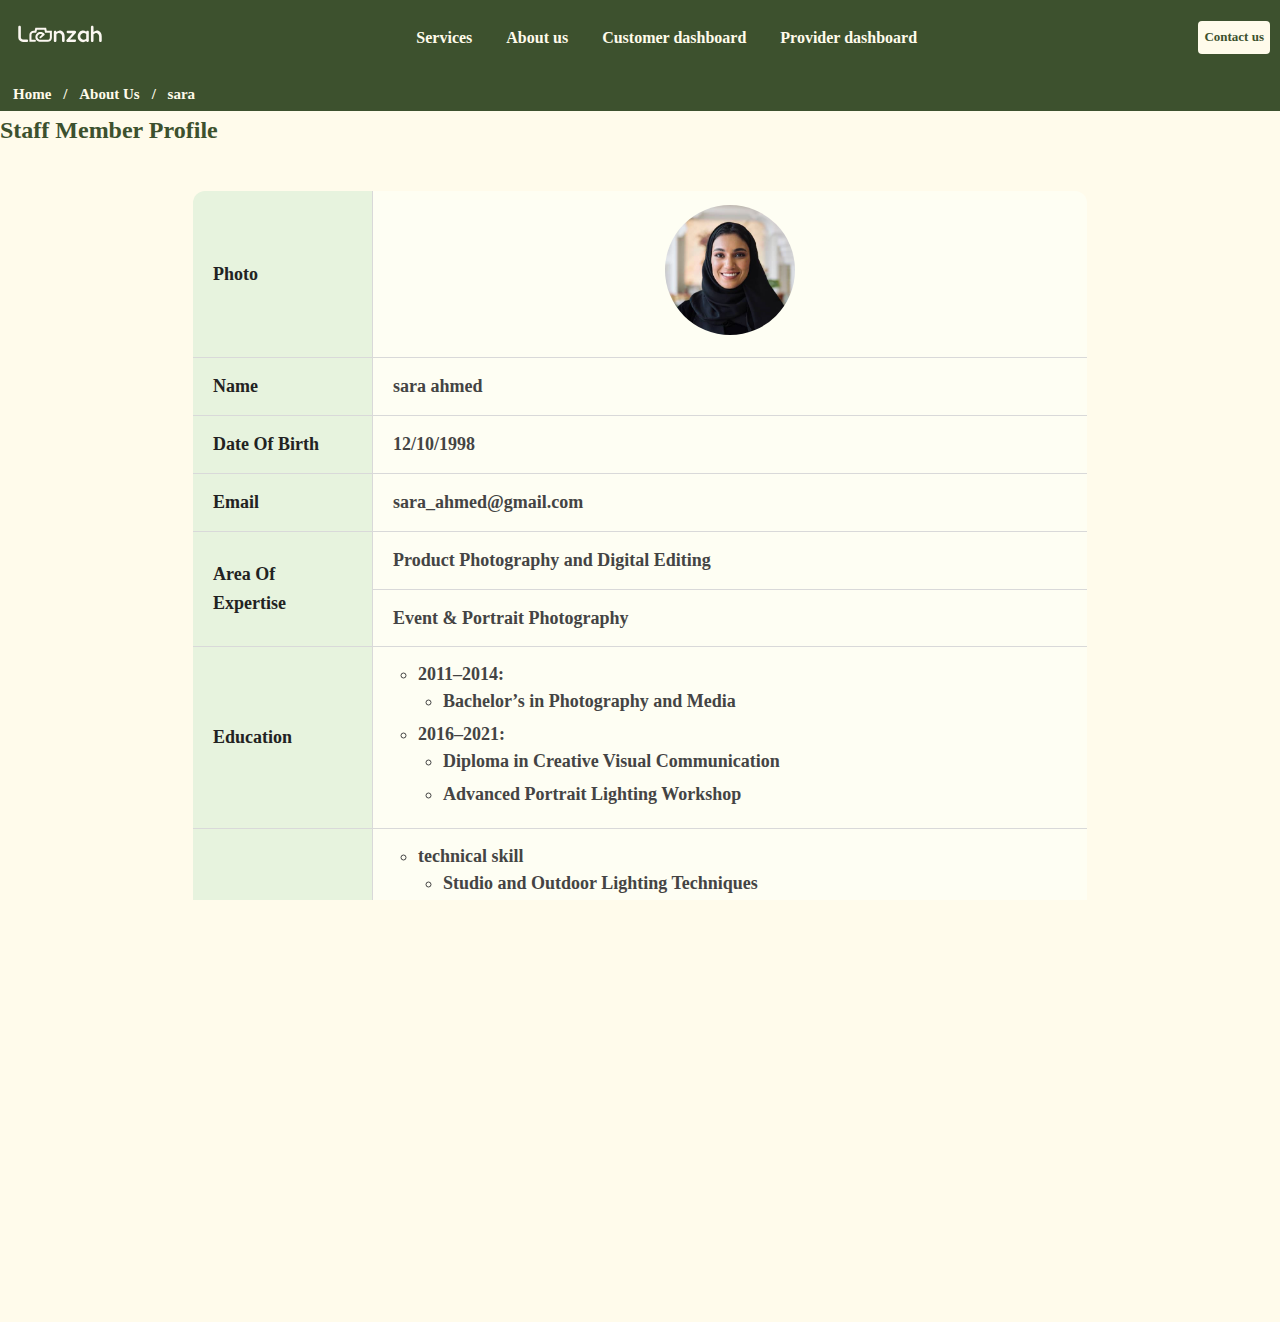
<file: sara.html>
<!DOCTYPE html>
<html lang="en">
<head>
  <meta charset="UTF-8">
  <link rel="stylesheet" href="style.css">
  <title>Sara Profile</title>
</head>
<body class="sarapage">

   <!-- Header -->
  <header>
    <div id=" logoC" class="logo"><a href="index.html"  ><img src="images/logo/Lenzah logo.svg" alt="logo"  ></a></div>
    <nav class="navBar">
      <ul class="navLinks" id="navLinks" >
      <li><a href="ServicesPage.html">Services</a></li>
      <li><a href="About-Us.html">About us</a></li>
      <li><a href="CustomerDashboard.html">Customer dashboard</a></li>
      <li><a href="Provider's_Dashboard.html">Provider dashboard</a></li>
    </ul>
  </nav>
    <a href="mailto:someone@example.com" class="contact-icon">Contact us</a>
  </header>

     <nav>

    <ul class="breadcrumb">
  <li><a href="index.html">Home</a></li>
  <li><a href="About-Us.html">About Us</a></li>
  <li><a href="sara.html">sara</a></li>
</ul>
  </nav>

  <h2  class="table">Staff Member Profile</h2>

  <table>
  <tr>
      <th>Photo </th>
          <td colspan="3">
           <div class="photo-box">
          <img src="images/staff/n1.jpg" alt="Staff Photo">
        </div>
      </td>
    </tr>

    
    <tr>
      <th >Name</th>
      <td colspan="3">sara ahmed</td>
    </tr>

    
    <tr>
      <th >Date of Birth</th>
      <td colspan="3" >12/10/1998</td>
    </tr>

   
    <tr>
      <th >Email</th>
      <td colspan="3" >sara_ahmed@gmail.com</td>
    </tr>

    
    <tr>
      <th rowspan="2" >Area of Expertise</th>
      <td colspan="3" >Product Photography and Digital Editing</td>
      
    </tr>
     
<tr>
<td colspan="3" >Event & Portrait Photography</td>
</tr>

    <tr>
      <th >Education</th>
      <td colspan="3">
        <ul >
          <li>2011–2014:
            <ul >
              <li>Bachelor’s in Photography and Media</li>
              </ul>
          </li>
          <li>2016–2021:
            <ul  >
              <li>Diploma in Creative Visual Communication</li>
              <li>Advanced Portrait Lighting Workshop</li>
            </ul>
          </li>
        </ul>
      </td>
    </tr>

   
    <tr>
      <th >Skills</th>
      <td colspan="3">
        <ul class="list" >
          <li>technical skill
            <ul class="list" >
              <li>Studio and Outdoor Lighting Techniques</li>
              <li>Portrait and Product Photography</li>
              
            </ul>
          </li>
          <li>personal skills
            <ul class="list" >
              <li>Time management and meeting deadlines</li>
              <li>Attention to detail in every stage of work</li>
            </ul>
          </li>
        </ul>
      </td>
    </tr>
  </table>

  <!-- Footer -->
  <footer>
    <div class="footer-left">
      <div class="logo">LENZAH</div>
      <p>To capture the fleeting beauty of life’s moments — transforming emotions into timeless art that inspires, connects, and tells your story...</p>
      <p>&copy; Copyright 2025</p>
    </div>
    <div class="footer-right">
      <h4>Contact us</h4>
      <p ><img src="images/icons/insta icon.png" alt="Instagram" >Lenzah (Instagram)</p>
      <p ><img src="images/icons/email.png" alt="email"> Lenzah@website.com</p>
      <p ><img src="images/icons/phone.png" alt="phone number" >+966000000000</p>
    </div>
  </footer>

</body>
</html>
</file>
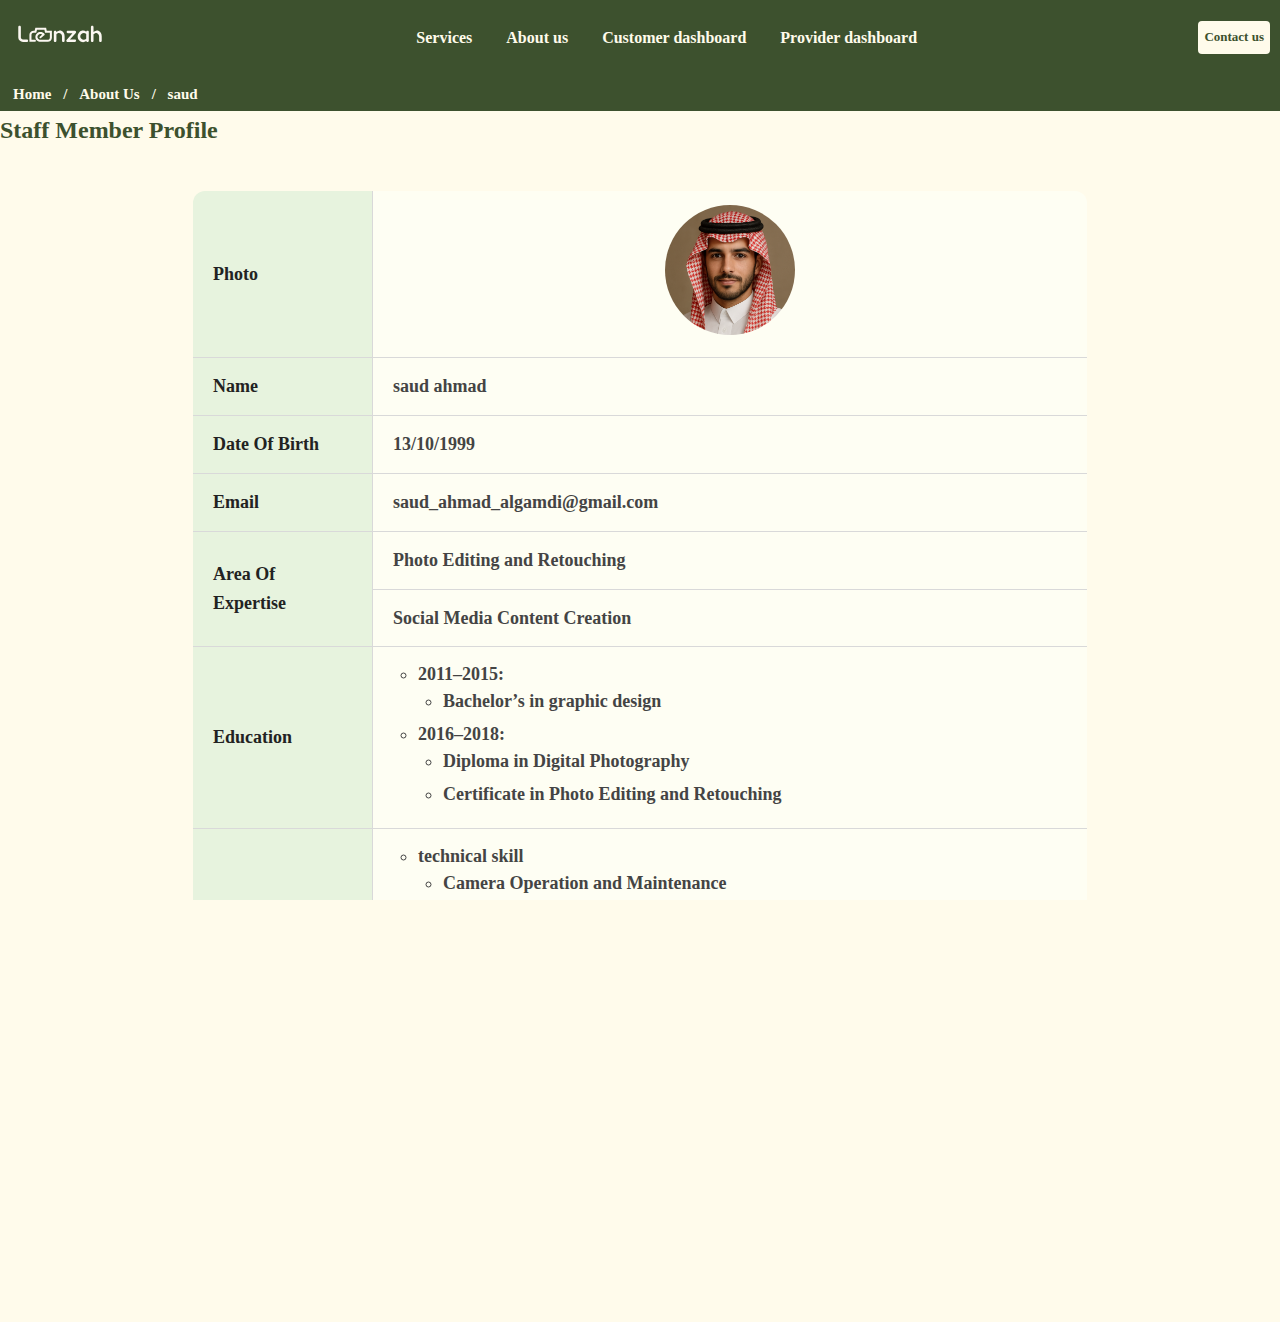
<file: saud.html>
<!DOCTYPE html>
<html lang="en">
<head >
  <meta charset="UTF-8">
  <link rel="stylesheet" href="style.css">


  <title>saud Profile</title>




</head>
<body class="saudpage">

   <!-- Header -->
  <header>
    <div id=" logoC" class="logo"><a href="index.html"  ><img src="images/logo/Lenzah logo.svg" alt="logo"  ></a></div>
    <nav class="navBar">
      <ul class="navLinks" id="navLinks" >
      <li><a href="ServicesPage.html">Services</a></li>
      <li><a href="About-Us.html">About us</a></li>
      <li><a href="CustomerDashboard.html">Customer dashboard</a></li>
      <li><a href="Provider's_Dashboard.html">Provider dashboard</a></li>
    </ul>
  </nav>
    <a href="mailto:someone@example.com" class="contact-icon">Contact us</a>
  </header>

     <nav>

    <ul class="breadcrumb">
  <li><a href="index.html">Home</a></li>
  <li><a href="About-Us.html">About Us</a></li>
  <li><a href="saud.html">saud</a></li>
</ul>
  </nav>

  <h2 class="table">Staff Member Profile</h2>

  <table>
   
    <tr>
      <th >Photo</th>
      <td colspan="3" ><div class="photo-box"><img src="images/staff/saud.png" alt="Staff Photo" ></div></td>
    </tr>

   
    <tr>
      <th >Name</th>
      <td colspan="3" >saud ahmad</td>

    </tr>

    
    <tr>
      <th  >Date of Birth</th>
      <td colspan="3" >13/10/1999</td>
    </tr>

    
    <tr>
      <th >Email</th>
      <td colspan="3" >saud_ahmad_algamdi@gmail.com</td>
    </tr>

    
    <tr>
      <th rowspan="2" >Area of Expertise</th>
      <td colspan="3" >Photo Editing and Retouching</td>
      
    </tr>
    <tr>
      <td colspan="3">Social Media Content Creation</td>
      
    </tr> 

    
    <tr>
      <th >Education</th>
      <td colspan="3">
        <ul class="list" >
          <li>2011–2015:
            <ul class="list" >
              <li>Bachelor’s in graphic design</li>
              </ul>
          </li>
          <li>2016–2018:
            <ul class="list" >
              <li>Diploma in Digital Photography</li>
              <li>Certificate in Photo Editing and Retouching</li>
            </ul>
          </li>
        </ul>
      </td>
    </tr>

    <tr>
      <th >Skills</th>
      <td colspan="3">
        <ul class="list" >
          <li>technical skill
            <ul class="list" >
              <li>Camera Operation and Maintenance</li>
              <li>Creative Composition and Framing</li>
              
            </ul>
          </li>
          <li>personal skills
            <ul class="list" >
              <li>Creativity and Artistic Vision</li>
              <li>Self-Motivation and Continuous Learning</li>
            </ul>
          </li>
        </ul>
      </td>
    </tr>
  </table>

  <!-- Footer -->
  <footer>
    <div class="footer-left">
      <div class="logo">LENZAH</div>
      <p>To capture the fleeting beauty of life’s moments — transforming emotions into timeless art that inspires, connects, and tells your story...</p>
      <p>&copy; Copyright 2025</p>
    </div>
    <div class="footer-right">
      <h4>Contact us</h4>
      <p ><img src="images/icons/insta icon.png" alt="Instagram" >Lenzah (Instagram)</p>
      <p ><img src="images/icons/email.png" alt="email"> Lenzah@website.com</p>
      <p ><img src="images/icons/phone.png" alt="phone number" >+966000000000</p>
    </div>
  </footer>

</body>
</html>
</file>
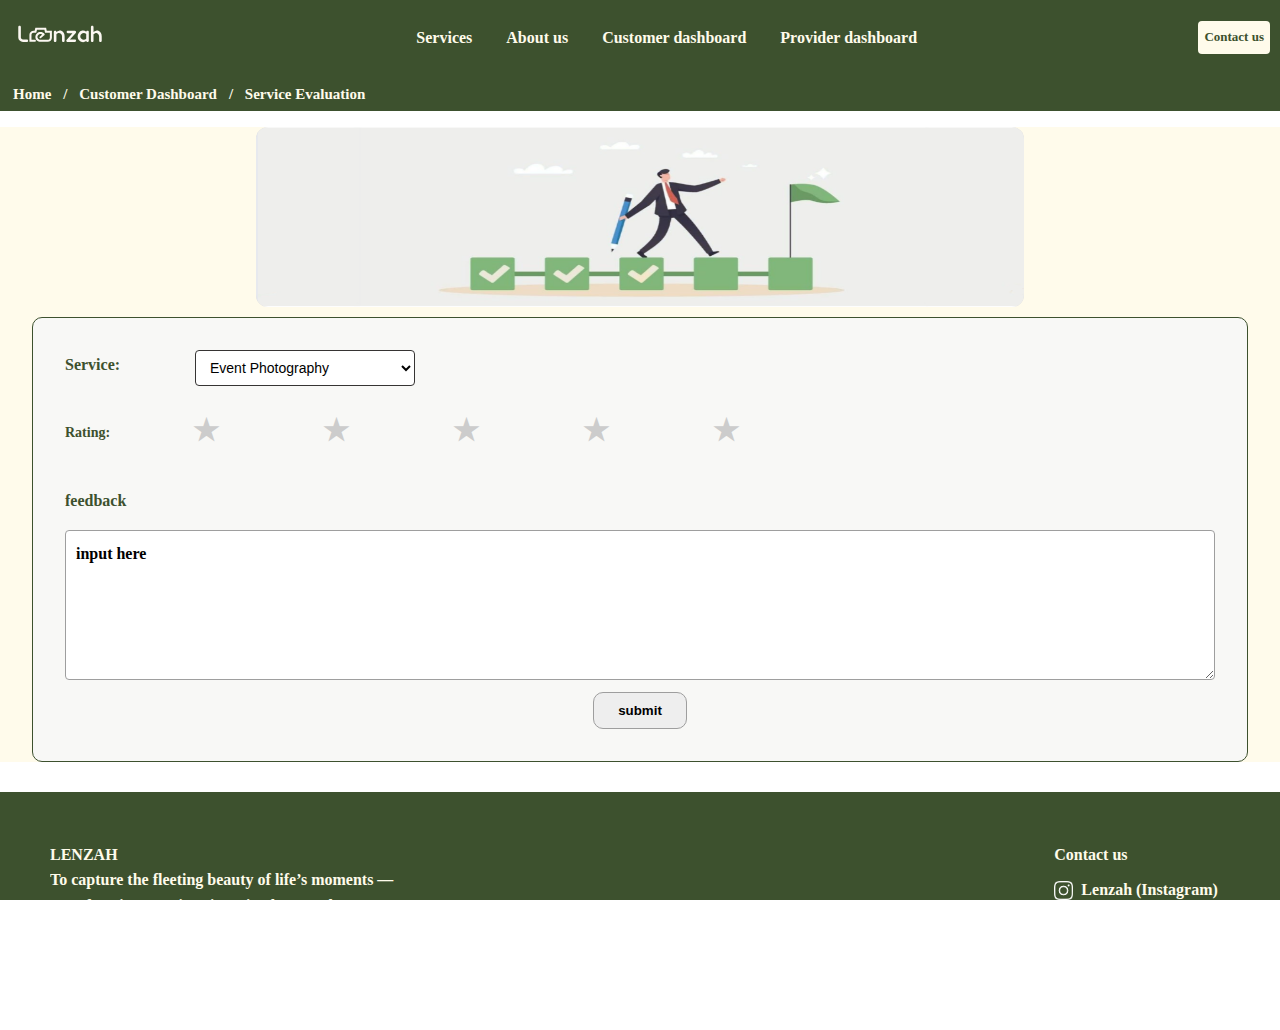
<file: ServiceEvaluationPage.html>
<!DOCTYPE html> <!--to declare this file is html -->
<html lang="en">
<head>
    <meta charset="UTF-8">
    <title> Service Evaluation page</title> <!--title of the page -->
    <link rel="stylesheet" href="style.css"> <!-- to link eith css-->
</head>

<body>
 <!-- Header -->
  <header>
    <div id=" logoC" class="logo"><a href="index.html"  ><img src="images/logo/Lenzah logo.svg" alt="logo"  ></a></div>
    <nav class="navBar">
      <ul class="navLinks" id="navLinks" >
      <li><a href="ServicesPage.html">Services</a></li>
      <li><a href="About-Us.html">About us</a></li>
      <li><a href="CustomerDashboard.html">Customer dashboard</a></li>
      <li><a href="Provider's_Dashboard.html">Provider dashboard</a></li>
    </ul>
  </nav>
    <a href="mailto:someone@example.com" class="contact-icon">Contact us</a>
  </header>

     <nav>

    <ul class="breadcrumb">
  <li><a href="index.html">Home</a></li>
  <li><a href="CustomerDashboard.html">Customer Dashboard</a></li>
  <li><a href="ServiceEvaluationPage.html">Service Evaluation</a></li>
</ul>
  </nav>

<main id="SE">


 <img class="image-evaluation" src="images/eval.png" alt="evaluation"> <!--img in this page of evaluation -->

    <form class="Service-Evaluation-form" action="ServiceEvaluationPage.html" method="get">  <!--form of evaluating a service -->
<div class="service-inEvaluationService" >  <!--div  for the drop down menu of choosing the service-->
    <label for="service"> Service:</label> 
    <select id="service-SE" name=" service">
        <option value="Event Photography">Event Photography</option>
         <option value="Portrait Photography">Portrait Photography</option>
         <option value="Drone Photography & videography">Drone Photography & videography</option>
         <option value="Product & Commercial Photography">Product & Commercial Photography </option>
         <option value="Corporate & Headshot Photography">Corporate & Headshot Photography</option>
        <option value="Photography Courses & Workshops">Photography Courses & Workshops</option>

    </select>

   </div>


<div class="stars-rating">
  <!-- Label for the rating title -->
  <span class="rating-label">Rating:</span>

  <!-- Container holding all the star inputs -->
  <div class="stars-container">

    <!-- Radio button for 5-star rating -->
    <input type="radio" id="star5" name="rating" value="5" required >
    <label for="star5">★</label>

    <!-- Radio button for 4-star rating -->
    <input type="radio" id="star4" name="rating" value="4" >
    <label for="star4">★</label>

    <!-- Radio button for 3-star rating -->
    <input type="radio" id="star3" name="rating" value="3" >
    <label for="star3">★</label>

    <!-- Radio button for 2-star rating -->
    <input type="radio" id="star2" name="rating" value="2" >
    <label for="star2">★</label>

    <!-- Radio button for 1-star rating -->
    <input type="radio" id="star1" name="rating" value="1" >
    <label for="star1">★</label>
  </div>
</div>




<div class="feedback">  <!-- div as the area of feedback-->
        <label>feedback</label>
        <textarea  id="feedback-SE" name="feedback" rows="5" cols="50">input here</textarea>
    </div>

<input type="submit" value="submit" id="submit-evaluation">

</form>
</main>




  <!-- Footer -->
  <footer>
    <div class="footer-left">
      <div class="logo">LENZAH</div>
      <p>To capture the fleeting beauty of life’s moments — transforming emotions into timeless art that inspires, connects, and tells your story...</p>
      <p>&copy; Copyright 2025</p>
    </div>
    <div class="footer-right">
      <h4>Contact us</h4>
      <p ><img src="images/icons/insta icon.png" alt="Instagram" >Lenzah (Instagram)</p>
      <p ><img src="images/icons/email.png" alt="email"> Lenzah@website.com</p>
      <p ><img src="images/icons/phone.png" alt="phone number" >+966000000000</p>
    </div>
  </footer>


  <script src="JV.js"></script>
</body>




</html>
</file>
<file: style.css>
html,body{
  overflow-x: hidden;
  height:100%; /*  للصفحة كلها حددت البودي انه ارتفاعه كل الصفحة عشان القياسات الباقية لو نسبة مئوية  كأنه جزء منها ويظبط معكم */
}


/*--------------------------------------------------------Home Page------------------------------------------------------------*/

 /* --- General Reset --- */
* {
  margin: 0;
  padding: 0;
  box-sizing: border-box;
}
a{
    text-decoration: none;
    color: #f0f1db;
}
h1{
padding: 15px;

}

body {
  font-family: Garamond, Georgia;
  font-weight: bold;
  line-height: 1.6;
  color: #f0f1db;
}

/*---------------------------------light theme -----------*/
.light-theme header{
  background-color: #fffbeb;
}
.light-theme header a,.light-theme .navBar{
    color: #3d512e;
    font-family: "Times New Roman";
    background-color: #fffbeb;
}
.light-theme button, .light-theme .hamburger, .light-theme .contact-icon,.light-theme .navLinks, .light-theme footer{
    background-color: #fffbeb;
    color:#3d512e ;
}
.light-theme .logo img{
  filter: invert(20%) sepia(27%) saturate(450%) hue-rotate(60deg) brightness(45%) contrast(90%);

}
.light-theme .contact-icon{
  background-color: #3d512e;
  color: #fffbeb;
}
#themeToggle{
   background: none;
  border: none;
  cursor: pointer;
  padding: 5px;
    margin: 0px;

}
#themeIcon {
  width: 25px;
  height: 25px;
}
/*===============================back to top button ======================*/
#backToTop {
  position: fixed;
  bottom: 20px;
  right: 20px;
  padding: 10px 15px;
  background-color: #333;
  color: white;
  border: none;
  border-radius: 5px;
  cursor: pointer;
  display: none; /* hidden by default */
  z-index: 999;
}

/* --- Header --- */
header {
  display: flex;
  justify-content: space-between;
  align-items: center;
  padding: 15px 10px;
  background: #3d512e;
  position: sticky;
  top: 0%;
  z-index: 2;
}


header .logo img{
  width: 100px;  
   filter: brightness(95%) sepia(10%);
}

header nav a {
  margin: 0 15px;
  text-decoration: none;
  color: #fffbeb;
}
nav li{
  display: inline;
}



.hamburger {
  display: none;
  font-size: 28px;
  background: none;
  border: none;
  color: white;
  cursor: pointer;
    order: 1;
}
.navBar{
   display: flex;
  justify-content: space-between;
  align-items: center;
  padding: 10px 20px;
}
.logo {
  order: 0;
}

.topRight{
  position: relative;   /* position at the top right */
  top: 10px;            /* distance from top */
  right: 10px;          /* distance from right */
  display: flex;
  flex-direction: column; /* stack buttons vertically */
  gap: 3px;  
  margin-right: 30px;
}




header .contact-icon {
  text-decoration: none;
  background: #fffbeb;
  color: #3d512e;
    padding: 6px 6px;
    border-radius: 4px;
    font-size: small;
}


.logo{ font-weight: bold;}




/*==========breadcrumbs=======*/
ul.breadcrumb {
  padding: 5px 13px;
  list-style: none;
  background-color: #3d512e;
}

/* Display list items side by side */
ul.breadcrumb li {
  display: inline;
  font-size: 15px;
}

/* Add a slash symbol (/) before/behind each list item */
ul.breadcrumb li+li:before {
  padding: 8px;
  color: #fffbeb;
  content: "/\00a0";
}

/* Add a color to all links inside the list */
ul.breadcrumb li a {
  color: #fffbeb;
  text-decoration: none;
}

/* Add a color on mouse-over */
ul.breadcrumb li a:hover {
  color: #f4d7b0;
  text-decoration: underline;
}

/*------video ----*/
#vision #homepagevid{
 position: absolute;
  top: 0;
  left: 0;
  width: 100%;
  height: 80%;
  object-fit: cover; /* make the video fill the section */
  z-index: -1;
  /*opacity: 0.7; /* slightly dim so text stands out */
}
video {
  filter: brightness(60%);
}
/* --- Vision / Mission Section --- */
#vision {
  text-align: center;
  padding: 80px 20px;
  background-size: cover;                   /* make it fill the section */
  background-position: center;              /* center the image */
  color: #f0f1db;                             /* text readable on dark image */
  text-align: center;
  padding: 100px 20px;
  margin-bottom: 100px;
}

#vision h2 {
  margin-bottom: 15px;
}


/* --- Services Section --- */
#homepage-services {
  margin-top: 20px;
  padding: 20px 20px ;
  background-color: #fffbeb;
  border-radius: 30px;

}

#homepage-services h2 {
  text-align: left;
  margin-bottom: 10px;
  color: #3d512e;

}

.homepage-service-container {
  display: flex;
  justify-content: center;
  gap: 7px;
 
}


.homepage-service {
  position: relative;       /* keeps .info inside */
  width: 400px;
  height: 550px;
  overflow: hidden;         /* hides anything outside the box */
  border-radius: 10px;
  text-align: center;
}

.homepage-service h3{
  z-index: 1;
   position: absolute;
  bottom: 0;
  left: 0;
  padding: 15px;
  color: #f0f1db;
  
}

.homepage-service img {
  width: 100%;
  height: 100%;
  object-fit: cover;
  transition: transform 0.5s ease; /* smooth zoom effect (optional) */
}

.service-info {
  position: absolute;
  inset: 0;                 /* shorthand for top/right/bottom/left = 0 */
  background: rgba(28, 28, 28, 0.397);
  color: #E4D6C5;
  display: flex;
  flex-direction: column;
  justify-content: center;
  align-items: center;
  text-align: center;
  opacity: 0;               /* start invisible */
  transform: scale(1.05);   /* start slightly zoomed */
  transition: all 0.5s ease; /* smooth fade + motion */
}

/* On hover */
.service-info:hover  {
  opacity: 1;               /* fade in */
  transform: scale(1);      /* settle back */
}

.homepage-service:hover img {
  transform: scale(1.1);    /* subtle zoom-in image effect */
}


/* --- Reviews --- */
#reviews {
  background-image: url(images/services/nakhl.jpg);
  object-fit: cover;
  padding: 20px;
}

.review-container {
  display: flex;
  justify-content: center;
  gap: 20px;
  
}

.review {
  width: 250px;
  height: 200px;
  background: #fff;
  padding: 20px;
  border-radius: 8px;
  box-shadow: 0 0 5px rgba(0,0,0,0.1);
  text-align: center;
  color:#363433;
  overflow: hidden;
}

#reviews h2{
  color:#f0f1db ;
  margin-bottom: 10px;
}

.review img {
  width: 60px;
  height: 60px;
  border-radius: 50%;
  background: #ccc;
  margin-bottom: 3px;
}

.review p.rating{
  color :rgb(247, 247, 107)
}


/* --- Gallery --- */
#gallery {
  padding: 20px;
  background-color: #fffbeb;
  border-radius: 10px;
}
#gallery h2{
  color:#3d512e ;
  margin-bottom: 10px;
}

.gallery-container {
  display: flex;
  justify-content: left;
  gap: 20px;
  overflow: auto;
  white-space: nowrap;
  scroll-behavior: smooth;
  padding: 10px;
}


.gallery-container img {
  width: 250px;
  height: 180px;
  border-radius: 8px;
    background: #f0f1db;
  object-fit: cover;
  transition: transform 0.3s ease, filter 0.3s ease;
  filter: brightness(40%);   /* darker fade */
  transform: scale(0.9);
}

.gallery-container img.active {
    filter: brightness(100%);
  border-radius: 8px;
  opacity: 1;
  transform: scale(1.1);
}

.gallery-container::-webkit-scrollbar {
  display: none;
}


/* --- Footer --- */
footer {
  display: flex;
  justify-content: space-between;
  flex-wrap: wrap;
  background: #3d512e;
  color: #fffbeb;
  padding: 50px 50px;
  margin-top: auto;


}

footer .footer-left,
footer .footer-right {
  max-width: 30%;
  overflow: auto;
}

footer h4 {
  margin-bottom: 10px;
}

footer p {
  margin-bottom: 5px;
}
.footer-right img{
   width:1.2rem;
}
.footer-right{
  order: 2;
}
.footer-right p{
  display:flex;
   align-items:center;
    gap:8px;
}

/* Small screens: stack menu vertically */

@media (max-width: 700px) {
  .hamburger {
    display: block; /* show hamburger */
  }
    /* hide the nav links by default */
  .navLinks {
    display: none;
    flex-direction: column;
    width: 100%;
    text-align: center;
    padding: 20px 0;
    background: #3e4b2f;
  }

  /* show when active */
  .navLinks.active {
    display: flex;
  }
.logo {
    order: 1;   /* move logo to the center */
    margin: 0 auto; /* center it */
  }

  .hamburger {
    order: 1;   /* hamburger moves to far left */
  }

  .navBar {
    justify-content: space-between;
  }
  .topRight{
    order: 2;
  }

  #rev3, #rev4{
    display: none;
  }
  .homepage-service{
    height: 200px;
  }
  .homepage-service p{
    font-size: x-small;
  }

      .review {
        height: 180px;
        width: 200px;
    }
  .review p{
    font-size: x-small;
  }
  .footer-right{
    order: 1;
  }
  .footer-left{
    order: 0;
  }
  footer p{
    order: 2;
  }

}

/* -------------------------------------------------------- Customer dashboard styling------------------------------------------------------*/ 


#CustomerDashboard{
background-image: url(images/services/drone.jpeg);
height:100%;
}
#CustomerDashboard h1{
  color:#fffbeb ;
}
.orders-container { /* For customer dashboard */
  width: 95%;               /* Sets the container width */
  height: 70%;              /* Sets the container height */
  border: 1px solid #3d512e;  /* Adds a black border */
  border-radius: 10px;      /* Rounds the corners */
  background-color: #fffbeb;  /* White background color */
  padding: 20px;            /* Space between content and the border */
  box-sizing: border-box;   /* Includes padding and border in total size */
  overflow: auto;           /* Enables scroll if content overflows */
  margin: auto;             /* Centers the container horizontally */
}




.order {
  border: 1px solid #bbb;     /* Adds a light gray border around each order */
  border-radius: 8px;         /* Rounds the corners of the box */
  padding: 10px;              /* Space between the content and the border */
  margin-bottom: 15px;        /* Space below each order box */
}


.service {  /* Part of provider dashboard */
  border: 1px solid #bbb;     /* Adds a light gray border around each service box */
  border-radius: 8px;         /* Rounds the corners for a softer look */
  padding: 40px;              /* Inner space between the content and the border */
  margin-bottom: 15px;        /* Space below each service box */
}

.service p {
    color: #3d512e;
    font-size: 16px;
    margin-top: 8px;
}



.buttons-area {  /* Used in both provider and customer dashboards */
  display: flex;                     /* Enables Flexbox layout for easy alignment */
  justify-content: space-between;    /* Distributes buttons evenly with space in between */
  margin: 20px auto auto auto;       /* Adds top margin and centers horizontally */
  width: 95%;                        /* Sets the container width */
  height: 30%;  
  position: relative;                /* Sets the container height */
}


.request-service-link,  /* Used in  customer dashboards */
.service-evaluation-link {
  border: 1px solid #3d512e;     /* Adds a solid black border around both boxes */
  border-radius: 10px;         /* Rounds the corners for a smoother look */
  width: 36%;                  /* Sets each box width relative to its parent */
  height: 30%;                 /* Sets each box height relative to its parent */
  display: flex;               /* Enables Flexbox layout inside each box */
  justify-content: center;     /* Centers content horizontally (main axis) */
  align-items: center;
  background-color: #fffbeb;         /* Centers content vertically (cross axis) */
}

.orders-container h3 {
  text-align: center;     /* Centers the heading text horizontally */
  font-size: 25px; 
   color: #3d512e;       /* Sets a fixed font size for the heading */
}

.service-name {  /* For customer dashboard */
  text-align: center; 
  color: #3d512e;    /* Centers the service name text */
}

.status {  /* For customer dashboard */
  text-align: center;   
   color: #3d512e;  /* Centers the service status text */
}

.service-name h4 {  /* For customer dashboard */
  text-align: center;     /* Centers the subheading text */
  font-size: 16px;  
   color: #3d512e;   /* Sets the font size */
}
.order .cost, .order .date{
   color: #3d512e;
}




/* --------------------------------------------------------Requst for service styling------------------------------------------------------*/ 

#RequestService{
 /* background-image: url(images/services/nakhlFarm.jpg);*/
 background-image: url(images/services/drone.jpeg);
}

/* Title box at the top */
.Request-for-Service{
  border: 1px solid #2b2b2b;
      border-radius: 10px;

      padding: 28px;
      text-align: center;
      margin-bottom: 40px;
      background-color: #fefef3;
      height: 25%;        /* Centers the box horizontally and adds bottom space */
      
}

 .Request-for-Service h1{
      margin: 0 0 5px;
      font-size: 30px;
      color: #3d512e;
    }
    .Request-for-Service p{
      margin: 0;
      
      margin-inline: auto;
      color: #3d512e;

    }


/* ===== Main container for the form ===== */
.Request-service-form {
  width: 60%;                     /* Sets the overall form width relative to its parent */
                     /* Sets the form height relative to its parent */
  margin:  auto;              /* Adds vertical spacing and centers horizontally */
  border: 1px solid #3d512e;         /* Adds a solid black border around the form */
  border-radius: 10px;            /* Rounds the corners for a smoother look */
  padding: 32px;                  /* Adds inner spacing between content and border */
  box-sizing: border-box;         /* Includes padding and border in total size */

  display: flex;                  /* Enables Flexbox layout for form content */
  flex-wrap: wrap;                /* Allows items to wrap onto multiple lines */
  justify-content: space-between; /* Distributes items: left column + right column */
  align-items: flex-start;   
background-color: #fefef3; 

  
}



/* ===== Service (left column) ===== */
.service-inRequstService {
  display: flex;                /* Places the label and input field on the same row */
  align-items: center;          /* Vertically centers label and input */
  justify-content: flex-start;  /* Aligns content to the left */
  flex: 1 1 47%;                /* Takes roughly half the form width and wraps on smaller screens */
  order: 1;                     /* Defines the display order (first element) */
  margin-bottom: 20px;          /* Adds spacing below each row */
  color: #3d512e; 
}


/* ===== Due date (right column) ===== */
.date {
  display: flex;                /* Same flex layout as the Service section */
  align-items: center;          /* Vertically centers the label and input field */
  justify-content: flex-start;  /* Keeps the same alignment for consistent spacing */
  flex: 1 1 47%;                /* Takes about half the width and wraps if needed */
  order: 2;                     /* Displays as the second item in order */
  margin-bottom: 20px;          /* Adds spacing below the row */
  padding-right: 10px;          /* Adds slight inner space on the right side */
  color: #3d512e; 
}


/* ===== Name (second row - left column) ===== */
.name {
  display: flex;                /* Places the label and input field on the same line */
  align-items: center;          /* Vertically centers label and input */
  justify-content: flex-start;  /* Aligns the content from the left side */
  flex: 1 1 47%;                /* Uses flexible sizing (about half width, wraps on small screens) */
  order: 3;                     /* Displays as the third item in order */
  margin-bottom: 20px;          /* Adds spacing below the row */
  color: #3d512e; 
}


/* ===== Description (full-width row) ===== */
.description {
  display: flex;                 /* Enables Flexbox layout */
  flex-direction: column;        /* Stacks label above the textarea/input */
  flex: 1 1 100%;                /* Takes the full width of the container */
  order: 4;                      /* Appears as the fourth item in order */
  color: #3d512e;  
   margin-top: 8px;               /* Adds a small top spacing */
}

/* ===== Labels (consistent spacing) ===== */
.Request-service-form label {
  font-weight: 700;              /* Makes label text bold for better readability */
  min-width: 120px;              /* Sets a fixed minimum width for alignment consistency */
  white-space: nowrap;           /* Prevents text from wrapping to the next line */
  margin-right: 10px;            /* Adds equal spacing between label and input field */
  color: #3d512e; 
}


/* ===== Form fields (unified style) ===== */
.Request-service-form select,
.Request-service-form input[type="text"],
.Request-service-form input[type="datetime-local"] {
  width: 220px;                  /* Sets a consistent width for all fields */
  padding: 8px 10px;             /* Adds inner space for better readability */
  border: 1px solid #3d512e;        /* Adds a solid black border around inputs */
  border-radius: 4px;            /* Slightly rounds the corners for a softer look */
  box-sizing: border-box;        /* Includes border and padding in the total element size */
}


/* ===== Description box ===== */
.description label {
  margin-bottom: 10px;            /* Adds space between the label and the textarea */
}

.Request-service-form textarea {
  width: 80%;                    /* Makes the textarea span the full width of its container */
  min-height: 40px;              /* Sets a minimum height for comfortable typing space */
  padding: 10px;                  /* Adds inner space between text and border */
  border: 1.5px solid #9e9e9e;    /* Adds a soft gray border for a clean look */
  border-radius: 4px;             /* Rounds the corners slightly */
  box-sizing: border-box;         /* Includes border and padding in total size */
}


/* ===== Submit button ===== */
.Request-service-form input[type="submit"] {
  order: 5;                      /* Fifth item in order */
  align-self: center;            /* Centers vertically within the flex context if needed */
  margin: 12px auto 0 auto;      /* Centers horizontally inside the form */
  padding: 10px 24px;            /* Inner spacing for comfort */
  border: 1px solid #9e9e9e;     /* Light gray border */
  background: #eee;              /* Light gray background */
  border-radius: 10px;           /* Rounded corners */
  font-weight: 600;              /* Semi-bold text */
}

#requests-inner-container {
    
    margin:auto;
    padding: 20px;
    background-color: #f8f8f6;
    border-radius: 15px;
    max-height: 400px;    
    overflow-y: auto;
    display: none;
}

#recent-request{
  display: none;
  color: #fffbeb;
}

.single-request {
    background: white;
    border: 2px solid #cccccc;
    border-radius: 10px;
    padding: 15px;
    overflow-y: scroll;
    margin-bottom: 10px;
   color: #3d512e; 
}


/* -------------------------------------------------------Evaluation of service styling------------------------------------------------------*/ 



.image-evaluation {
  display: block;             /* Makes the element a block-level element */
  width: 60%;                 /* Matches the form’s width for visual alignment */
  height: 180px;              /* Sets an appropriate image height */
  margin: 16px auto 10px;     /* Centers the image and adds spacing below */
  border-radius: 12px;        /* Rounds the corners for a soft appearance */
 
  background: #d9d9d9;        /* Light gray fallback color if image fails to load */
}
#SE{
  background-color: #fffbeb;
}

/* ===== Service Evaluation form container ===== */
.Service-Evaluation-form {
  width: 95%;                    /* Form width relative to parent */
  height: 70%;                   /* Percentage height (requires parent with explicit height) */
  margin: 10px auto 30px;        /* Top and bottom spacing; centers horizontally */
  border: 1px solid #3d512e;        /* Solid black border */
  border-radius: 10px;           /* Rounded corners */
  padding: 32px;                 /* Inner spacing for comfortable layout */
  box-sizing: border-box;        /* Include border and padding in total size */
  display: flex;                 /* Enable Flexbox layout */
  flex-wrap: wrap;               /* Allow items to wrap to the next line */
  justify-content: space-between;/* Distribute items (left column + right column) */
  align-items: flex-start;       /* Align items to the top on the cross-axis */
  background-color: #f8f8f6;  
}



/* ===== Service (inside Evaluation Service form) ===== */
.service-inEvaluationService {
  display: flex;                /* Places label and input on the same line */
  align-items: center;          /* Vertically centers label and input */
  justify-content: flex-start;  /* Aligns content to the left */
  flex: 1 1 47%;                /* Takes about half the width and wraps on smaller screens */
  order: 1;                     /* Defines this as the first element in the flex layout */
  margin-bottom: 20px;          /* Adds spacing below the row */
}

/* ===== Labels (consistent spacing for Service Evaluation form) ===== */
.Service-Evaluation-form label {
  font-weight: 700;              /* Makes label text bold for better readability */
  min-width: 120px;              /* Sets a fixed minimum width to align all labels evenly */
  margin-right: 10px;            /* Adds uniform space between label and input field */
color: #3d512e;
}




/* ===== Dropdown list (Service Evaluation form) ===== */
.Service-Evaluation-form select {
  width: 220px;               /* Sets a fixed width for consistency */
  padding: 8px 10px;          /* Adds inner space for comfortable text spacing */
  border: 1px solid #363433;     /* Adds a solid black border */
  border-radius: 4px;         /* Rounds corners slightly for a smoother look */
  box-sizing: border-box;     /* Includes border and padding in total width */
  background: #fff;           /* White background for clarity */
  font-size: 14px;            /* Sets readable and consistent text size */
}


/* ===== Feedback section (full-width column) ===== */
.feedback {
  display: flex;                /* Enables Flexbox layout for inner elements */
  flex-direction: column;       /* Stacks label above the input/textarea */
  flex: 1 1 100%;               /* Takes the full width of the form */
  order: 3;                     /* Appears as the third item in the flex order */
  margin-top: 8px;              /* Adds small spacing above the section */
}



/* ===== Feedback label ===== */
.feedback label {
  margin-bottom: 10px;          /* Adds space between the label and textarea */
color: #3d512e;
}

/* ===== Feedback textarea ===== */
.feedback textarea {
  width: 100%;                  /* Makes the textarea span the full width of its container */
  min-height: 150px;            /* Ensures enough height for comfortable typing */
  padding: 10px;                /* Adds inner spacing between text and border */
  border: 1.5px solid #9e9e9e;  /* Light gray border for a clean appearance */
  border-radius: 4px;           /* Softens the corners visually */
  box-sizing: border-box;       /* Includes padding and border in the total width */
}



/* ===== Submit button ( ===== */
.Service-Evaluation-form input[type="submit"] {
  order: 4;                      /* Fourth in flex order */
  align-self: center;            /* Helps center vertically inside flex container */
  margin: 12px auto 0 auto;      /* Centers horizontally inside the form */
  padding: 10px 24px;            /* Inner spacing for comfort */
  border: 1px solid #9e9e9e;     /* Light gray border */
  background: #eee;              /* Light gray background */
  border-radius: 10px;           /* Rounded corners */
  font-weight: 600;              /* Semi-bold text */
  cursor: pointer;               /* Pointer cursor on hover */
}

/* ===== Stars rating (below Service - left side) ===== */
.stars-rating {
    display: flex;
    align-items: center;
    justify-content: flex-start;
    flex: 1 1 47%;
    order: 2;
    margin-bottom: 20px;
    gap: 8px;
}

/* ===== Rating label text ===== */
.rating-label {
    font-weight: 700;
    min-width: 120px;
    font-size: 14px;
    text-align: left;
    color: #3d512e;
}

/* ===== Stars container ===== */
.stars-container {
    display: flex;
    flex-direction: row-reverse;
    align-items: center;
}

/* ===== Hide radio buttons ===== */
.stars-container input[type="radio"] {
    display: none;
}

/* ===== Star appearance ===== */
.stars-container label {
    font-size: 30px;
    color: #ccc; /* النجوم قبل الاختيار */
    cursor: pointer;
    transition: color 0.2s;
}

/* hover: يلوّن النجمة وكل اللي بعدها في الاتجاه العكسي */
.stars-container label:hover,
.stars-container label:hover ~ label {
    color: gold;
}

/* checked: يلوّن النجمة المختارة وكل اللي بعدها */
.stars-container input[type="radio"]:checked ~ label {
    color: gold;
}







/* ------------------------------------------------------- Provider dashboard styling------------------------------------------------------*/ 

 


 /* ===== Services container ===== */


 #PD-main{
  height:100%;
  background-color: #fffbeb ;
 }
/* Used in both Customer and Provider Dashboards */
.services-container {  
  width: 90%;                /* Sets container width relative to the page (Lecture6 – Box model width) */
  height: 60%;               /* Sets container height (Lecture6 – Box model height) */
  border: 1px solid #363433;   /* Adds a solid border around the container (Lecture6 – border) */
  border-radius: 10px;       /* Rounds the container corners (Lecture6 – border-radius) */
  background-color: #fffffb;    /* Sets white background (Lecture5 – background-color) */
  padding: 20px;             /* Adds inner spacing between content and border (Lecture6 – padding) */
  box-sizing: border-box;    /* Includes border & padding inside total width/height (Lecture6 – box-sizing) */
  overflow: auto;            /* Enables scrollbars when content overflows (Lecture6 – overflow) */
  margin: auto;              /* Centers the container horizontally (Lecture6 – margin auto) */
}

/* ===== Dashboard links (buttons) ===== */
/* Used in both dashboards for navigation options */
.add-a-new-service-link,
.manage-staff-member-link {
  background-color: #fffffb;
  border: 1px solid #363433;   /* Defines visible border for the link box (Lecture6 – border) */
  border-radius: 10px;       /* Gives rounded corners for visual consistency (Lecture6 – border-radius) */
  width: 36%;                /* Sets box width relative to container (Lecture6 – width) */
  height: 30%;               /* Sets box height (Lecture6 – height) */
  display: flex;             /* Allows centering text using Flexbox (Lecture6 – Flexbox) */
  justify-content: center;   /* Horizontally centers content (Lecture6 – justify-content) */
  align-items: center;       /* Vertically centers content (Lecture6 – align-items) */
}
.services-container h3,.service h4{
   color: #3d512e; 
}
#PD-main h1{
  color: #3d512e; 
}
.service img{
   width: 250px;
  height: 180px;
  border-radius: 8px;
  background: #f0f1db;
}

.service-container{
  display: flex;
  align-items: center;
  justify-content: left;
}

.service h4{
  display: inline;
  margin-left: 10px;
  
}


/*-----------------------------------------------------------tables(Dalal)------------------------------------------------------------------*/


/* tables css */

.sarapage{

background-color: #fffbeb ;


}


.saudpage{

background-color: #fffbeb ;


}

.mpage{

background-color: #fffbeb ;


}


table {
  width: 70%;
  margin: 40px auto;
  border-collapse: collapse; 
  border: 1px outset ;
  font-size: 18px;
  border-radius: 13px;
  overflow: hidden;
  
}


th, td {
   border: 1px solid #d9d9d9;
  padding: 14px 20px;
  text-align: left;
}


th {
  background-color: #e7f3de;
  color: #222;
  font-weight: 600;
  width: 180px;
  text-transform: capitalize;
}


td {
  background-color: #fefef3;
  color: #444;
 /* font-style: italic;*/
}


h2.table {
  text-align: left; 
 
}


.photo-box {
  text-align: center;
  background-color: #fefef3;
}

.photo-box img {
  width: 130px;
  height: 130px;
  border-radius: 50%;
  border: 3px hidden ;
  object-fit: cover;
}


ul {
  margin: 0;
  padding-left: 25px;
  list-style-type: circle;
}

ul li {
  margin-bottom: 6px;
  line-height: 1.5;
  color: #444;
}

tr:hover td{
  background-color: #f4f4f4;
}

/*---------------------------------------------------Services Page =---------------------------------------------------*/

/*  services */

#services-main{
  background-color:#fffbeb ;
}

  .header-services {
    display: flex;
    justify-content: space-between;
    align-items: center;
    margin-bottom: 10px;
  }

   .header-services h1{
    color: #3d512e;
   }
  
  
  .ServicePage-services-container {
    display: flex;
   flex-wrap: wrap;
  justify-content: center; 
    gap: 30px; 
    overflow: hidden;
    
    
  }
  .service-box {
            width: 230px;
            height: 500px;
            border-style:hidden;
            padding: 10px;
            background-color: #e0e1d2 ;
            text-align: left;
            display: flex;
            flex-direction: column;
            align-items: flex-start; 
            justify-content: space-between;
            border-radius: 10px;  
            margin-bottom : 10px; ;  
            flex: 0 0 30%;
             max-width: 30%;   
}
               
     
  
  
 
  .service-box h3 {
    font-size: 18px;
    margin-bottom: 10px;
        color: #3d512e;

  }
  
 
  .service-box img {
    width: 250px;
    height: 250px;
    object-fit: cover;
    background-color: #eee;
    margin: 0 auto ;
    display: block;
    border-radius: 8px;
    justify-content: center;
    box-shadow: 0 12px 25px rgba(0, 0, 0, 0.40);
     transition: 0.3s ease;
  }
  
.service-box img:hover {
  transform: scale(1.03);
}

  
  .service-box p {
    font-size: 14px;
    margin: 5px 0;
        color: #3d512e;

  }
  
  .price {
   
    font-weight: bold;
    text-align: right;
    margin-top: 20px;
        color: #3d512e;

  }
  
 .sort-area {
  background-color: #e0e1d2;
  padding: 10px 15px;
  border-radius: 15px;
  display: flex;
  gap: 10px;
  align-items: center;
  box-shadow: 0 4px 10px rgba(0,0,0,0.1);
}

.sort-area select {
  border: none;
  background: transparent;
  font-size: 14px;
  outline: none;
  
}


  /*----------------------------------------------------------------------- about us=-------------------------------------------- */

.aboutpage{

 background-color: #fffbeb ; 
}


h2.table{color:  #3d512e;}


#About {text-align:left;
    color: #3d512e;
}

#about2 {text-align:center;
    color: #3d512e;
}

#join{text-align:center;
    color: #3d512e;
} 

  .team {
  display: flex;
  overflow: auto;       
  gap: 20px;
  padding: 20px;
  margin: 20px auto;
  width: 90%;        
  border: none;
  background-color:  #fffbeb ;
  border-radius: 8px;
  }
  



.team div {
  padding: 20px;
  border-radius: 20px;
  text-align: center;
  color: #3d512e;
  width: 250px;
  box-shadow: 0 4px 10px rgba(0,0,0,0.08);
  background-color: #e0e1d2 ;
  
}




  .team img {
    border-radius: 15% ;
    width: 100px;
    height: 100px;
    object-fit: cover;
    

  }
  
 
.lenzah {
position: relative;
overflow: hidden;
border-radius: 10px;
 background: #fefff2;
  padding: 30px;
  display: flex;
  justify-content: center;
margin: 20px;

}

.lenzah #word {
  position: absolute;
  inset: 0;
  background: rgba(0, 0, 0, 0.55);
  color: white;
  display: flex;
  flex-direction: column;
  justify-content: center;
  align-items: center;
  opacity: 0;
  transition: 0.4s ease;
  text-align: center;
  padding: 20px;
}


.lenzah:hover img {
  transform: scale(1.05);
}

.lenzah:hover #word {
  opacity: 1;
}




.photo-team {
  width: 60%;
  max-width: 900px;
  border-radius: 25px;
  box-shadow: 0 10px 25px rgba(0,0,0,0.15);
}




.moving-bar {
  overflow: hidden;
  background: none;
  padding-top: 50px;
  padding-bottom: 2px;
  margin: 30px 0;
}

.moving-text {
  display: inline-block;
  white-space: nowrap;
  color: #3f5d50;
  font-size: 25px;
  animation: scrollText 12s linear infinite;
}

@keyframes scrollText {
  0% { transform: translateX(100%); }
  100% { transform: translateX(-100%); }
}



   #own {
    background-color: #fffffb;
    border: 1px solid #ccc;
    border-radius: 5%;
    width: 84%;
    margin: 30px auto;
    padding: 20px;
    box-sizing: border-box;
  }
  
  
  .row {
    display: flex;
    justify-content: space-between;
    gap: 20px; 
    margin-bottom: 15px;
  }
  
  
  .row div {
    flex: 1;
  }
  
  
  label {
    display: block;
    font-weight: bold;
    margin-bottom: 5px;
        color: #3d512e;

  }
  
  
  .aboutus-input , .aboutus-textarea  {
    width: 100%;
    padding: 8px;
    border: 1px solid #aaa;
    box-sizing: border-box;
    border-radius: 8px;
        color: #3d512e;

  }
  
  
  .aboutus-button {
    display: block; 
    margin: 20px auto ;
    padding: 10px 25px;
    font-weight: bold;
    border-radius: 8px;
   
  }
  


 a
 {text-decoration: none;
   color: black;}
a:active{ background-color: #a9a7a7; color: black;}


/*=================================================Manage staff Member page===========================================*/
#MSM{
  background-color: #fffbeb ;
}

h1 {
      font-size: 28px;
      margin-bottom: 25px;
      color: #3d512e;
    }

    .first{
      display: flex;
      flex-direction: column;
      align-items: center;
    }

    
.grid {
  display: flex;
  flex-wrap: wrap;      
  justify-content: flex-start; 
  gap: 25px;             
  width: 875px;          
  margin: 0 auto 25px;
}



*{box-sizing: border-box;}





    .member {
      position: relative;
 background: #fff;
      border: 1px solid #000000;
      border-radius: 10px;
      text-align: center;
      padding: 15px;
      width: 200px;
    
    }

    .member input[type="checkbox"] {
  position: absolute;
  top: 10px;
  left: 10px;
  width: 22px;
  height: 22px;
  border-radius: 50%;
  accent-color: black; 
  cursor: pointer;
}

    .member img {
      width: 150px;
      height: 150px;
      border-radius: 20px;
      object-fit: cover;
      margin-bottom: 10px;
    }


    .member label {
      display: flex;
      flex-direction: column;
      align-items: center;
      gap: 8px;
    }


     .member span{font-size: larger;}


    .delete-btn {
      padding: 10px 25px;
      border: 1px solid #000;
      border-radius: 20px;
      background: #eee;
      font-weight: bold;
      cursor: pointer;
    }

    .delete-btn:hover {
      background: #ddd;
    }


  



/*form style*/


.second {
    border: 1px solid #ccc;
    width: 84%;
    margin: 30px auto;
    padding: 20px;
    background-color: #f9f9f9;
    box-sizing: border-box;
    border-radius: 10px;
  }
  .second h2{
    color: #3d512e;
  }
  
  /* كل صف فيه عمودين */
  .row {
    display: flex;
    justify-content: space-between;
    gap: 20px; /* مسافة بين العمودين */
    margin-bottom: 15px;
  }
  
  /* كل عمود داخل الصف */
  .row div {
    flex: 1;
  }
  
  /*  ليبل*/
 .labelSecond {
    display: block;
    font-weight: bold;
    margin-bottom: 5px;
  }
  
  /* كل الخانات بنفس الشكل */
  .formInput {
    width: 100%;
    padding: 8px;
    border: 1px solid #aaa;
    box-sizing: border-box;
  }
  
  /* الزر في النص */
  button {
    display: block;
    margin: 20px auto 0;
    padding: 10px 25px;
   
  }
  
textarea { width: 100%;}


.add { padding: 10px 25px;
      border: 1px solid #000;
      border-radius: 20px;
      background: #eee;
      font-weight: bold;
      cursor: pointer;}


/*==============================================================Add a service page+==========================================================*/
   
#addService-main{
  background-image: url(images/services/drone.jpeg);
}
/* Section 1: header box */
    .hero{
      border: 1px solid #2b2b2b;
      border-radius: 10px;
      padding: 28px;
      text-align: center;
      margin-bottom: 40px;
      background-color: #fefef3;
      height: 25%;     
    }
    .hero h1{
      margin: 0 0 5px;
      font-size: 30px;
      color: #3d512e;
    }
    .hero p{
      margin: 0;
      max-width: 640px;
      margin-inline: auto;
      color: #3d512e;

    }

    /* Section 2: form box */
    .panel{
      border:  1px solid #2b2b2b;
      border-radius: 10px;
      padding: 30px;
      max-width: 760px;
      margin: 0 auto;
      background:#f6f6f6;
    }
    .panel h3{
            color: #3d512e;

    }

  
    /* form fields */
    form{
      display:block;
    }
    .file-row{
      display:flex; justify-content:center;
      margin-bottom: 15px;
      
    }
    input[type="file"]{
      width: 100%;
     margin-top: 6px;
      border-radius: 4px;
      padding: 10px;
      background:#fff;
            color: #3d512e;

    }

   
/*For the name and price boxes*/

/* صف الحقول: اسم الخدمة + السعر */
.form-row{
  display: flex;
  justify-content: center;   /* يخليهم في الوسط */
  gap: 60px;                 /*المسافة بينهم    */
  margin: 24px 0;

}
.form-row .field{
  display: flex;
  flex-direction: column;
  align-items: flex-start;   /* اللّيبل فوق ومدخله تحت */
}

/*  مقاس المستطيلات     */
.form-row .field input{
  width: 260px;
  height: 10px;
  box-sizing: border-box;
}

    label{ font-weight: 700; display:block; margin-bottom: 6px; }
    
    input[type="text"],
    input[type="number"],
    textarea{
        box-sizing: border-box;
        margin-top: 6px;
      width: 100%;
      
      border-radius: 4px;
      padding: 10px;
      font: inherit;
      background:#fff;
    }
   textarea{ min-height: 80px;}

    .submit-row{
      display:flex; justify-content:center; margin-top: 18px;
    }
    .btn{
      border:  1.5px solid #2b2b2b;
      background:#eee;
      padding: 10px 26px;
      border-radius: 10px;
      font-weight: 700;
      cursor:pointer;
    }
    .btn:hover{ background:#ddd; }

.description{margin: 25px;}
</file>
